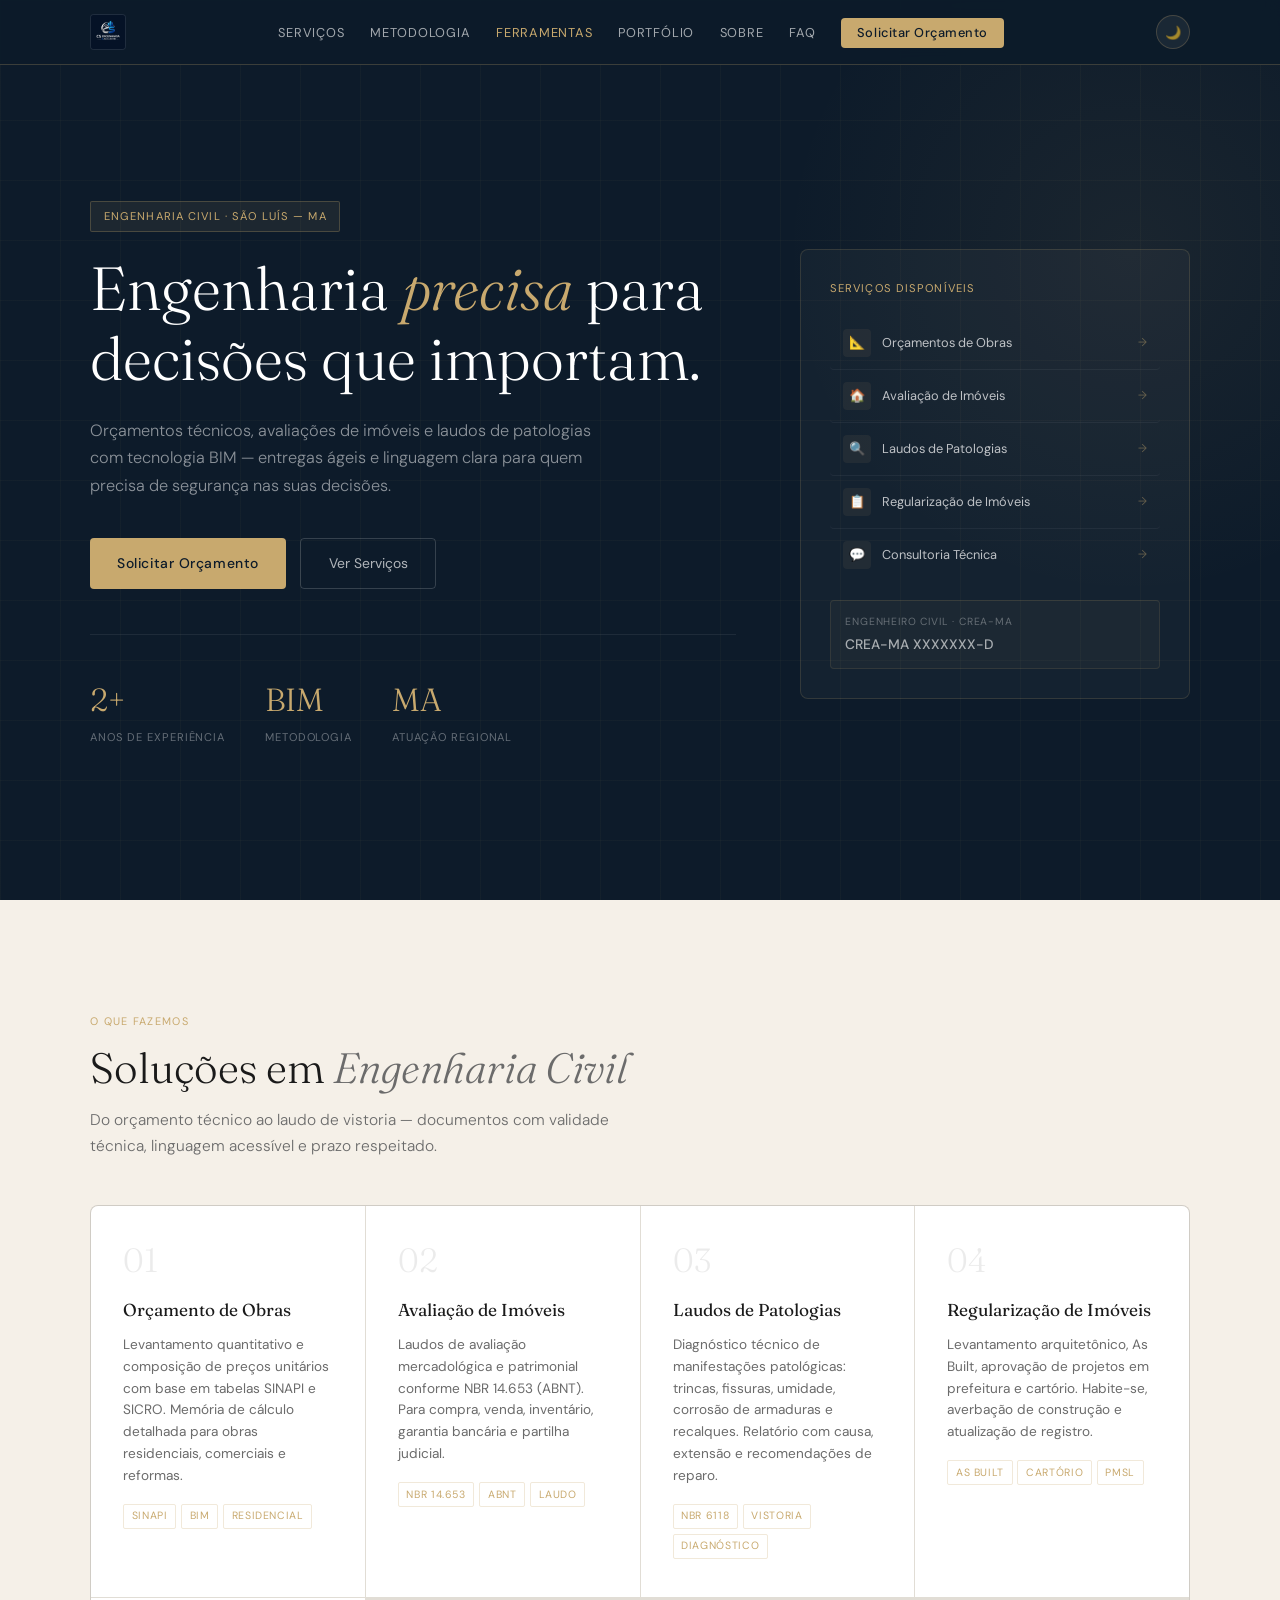
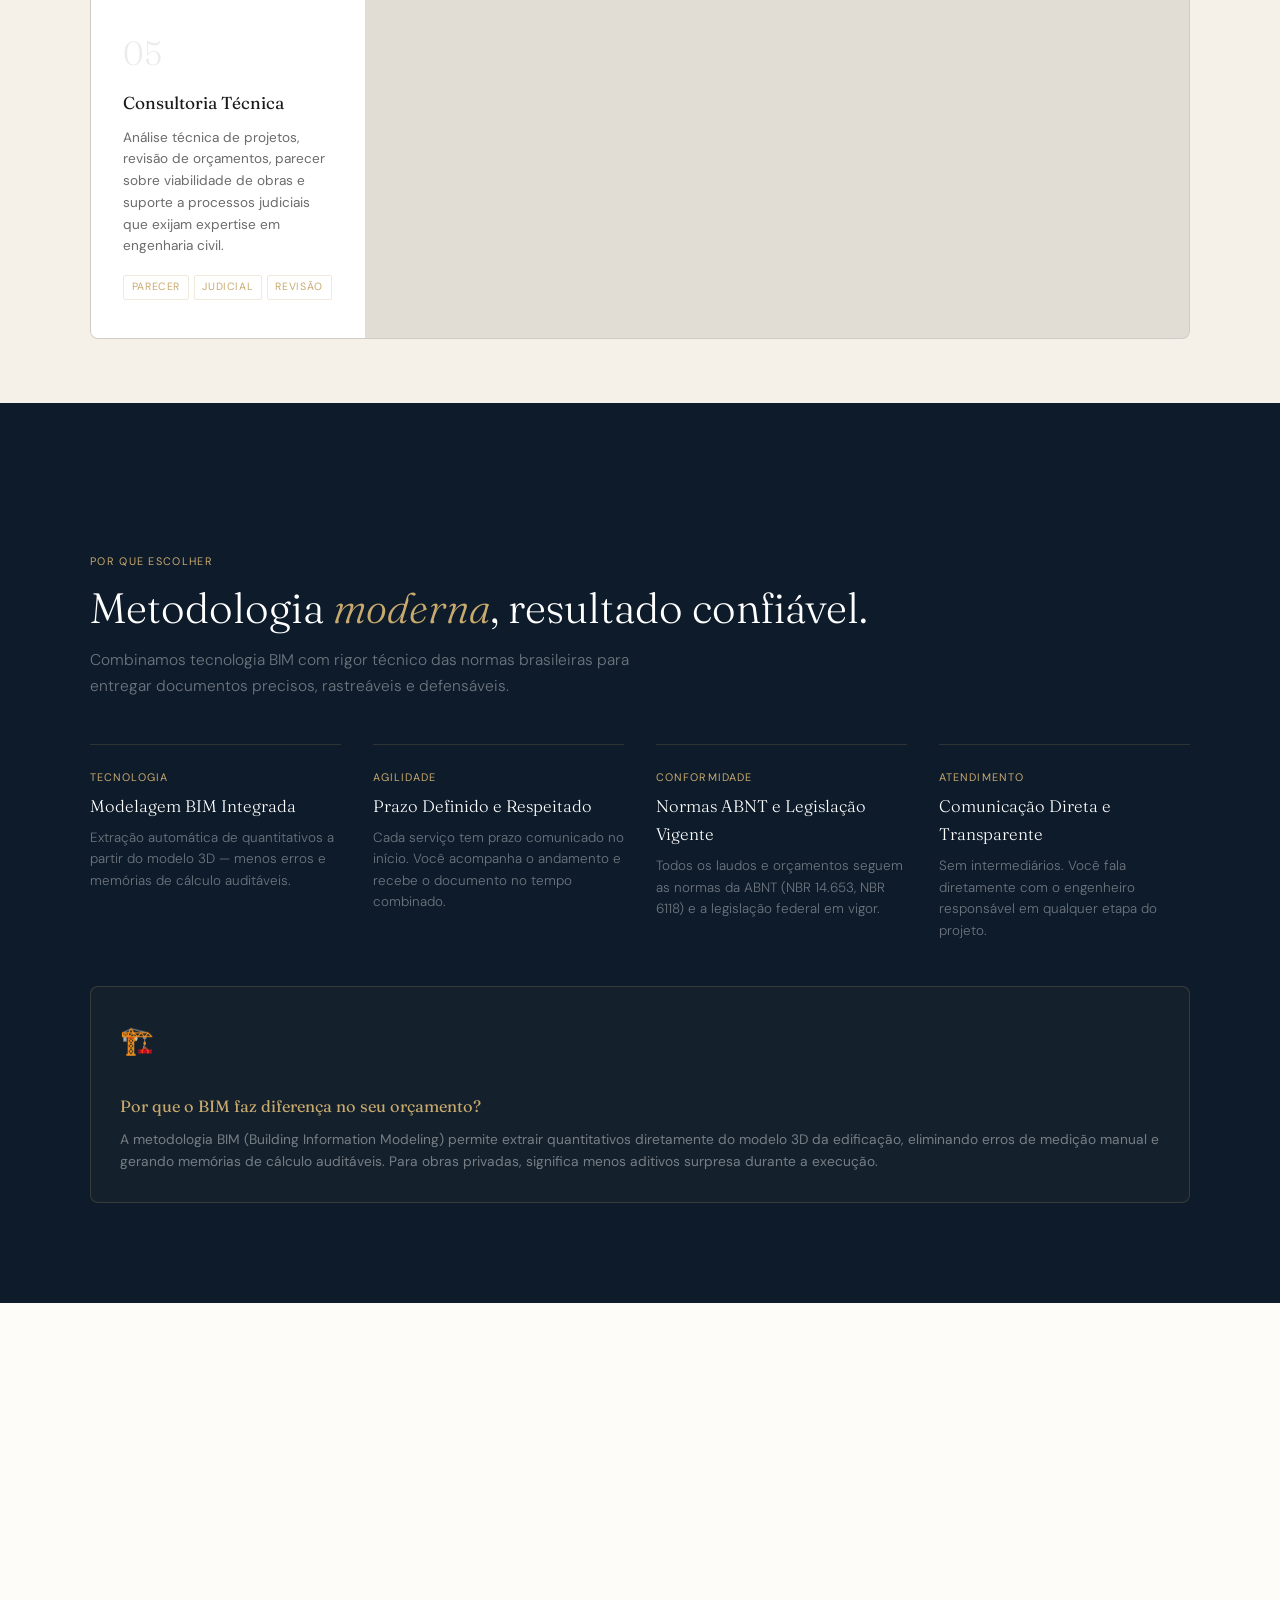
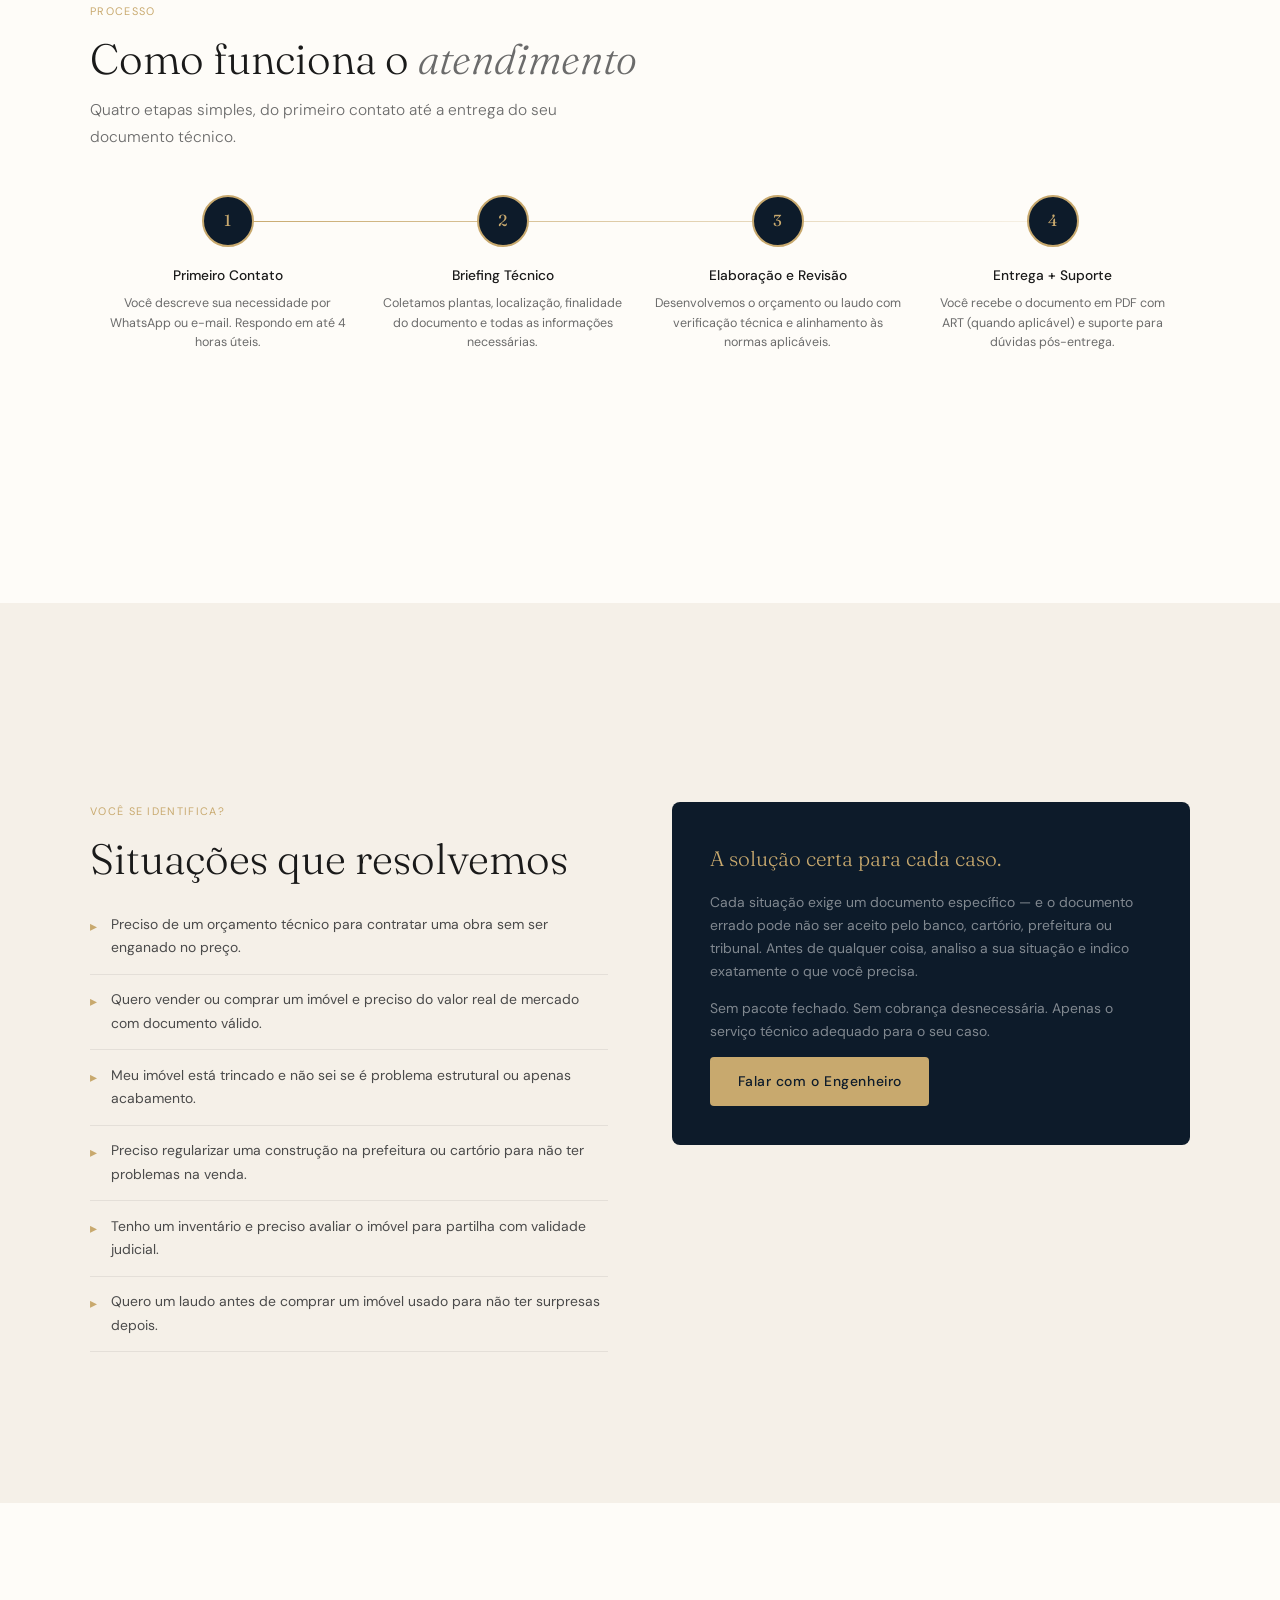
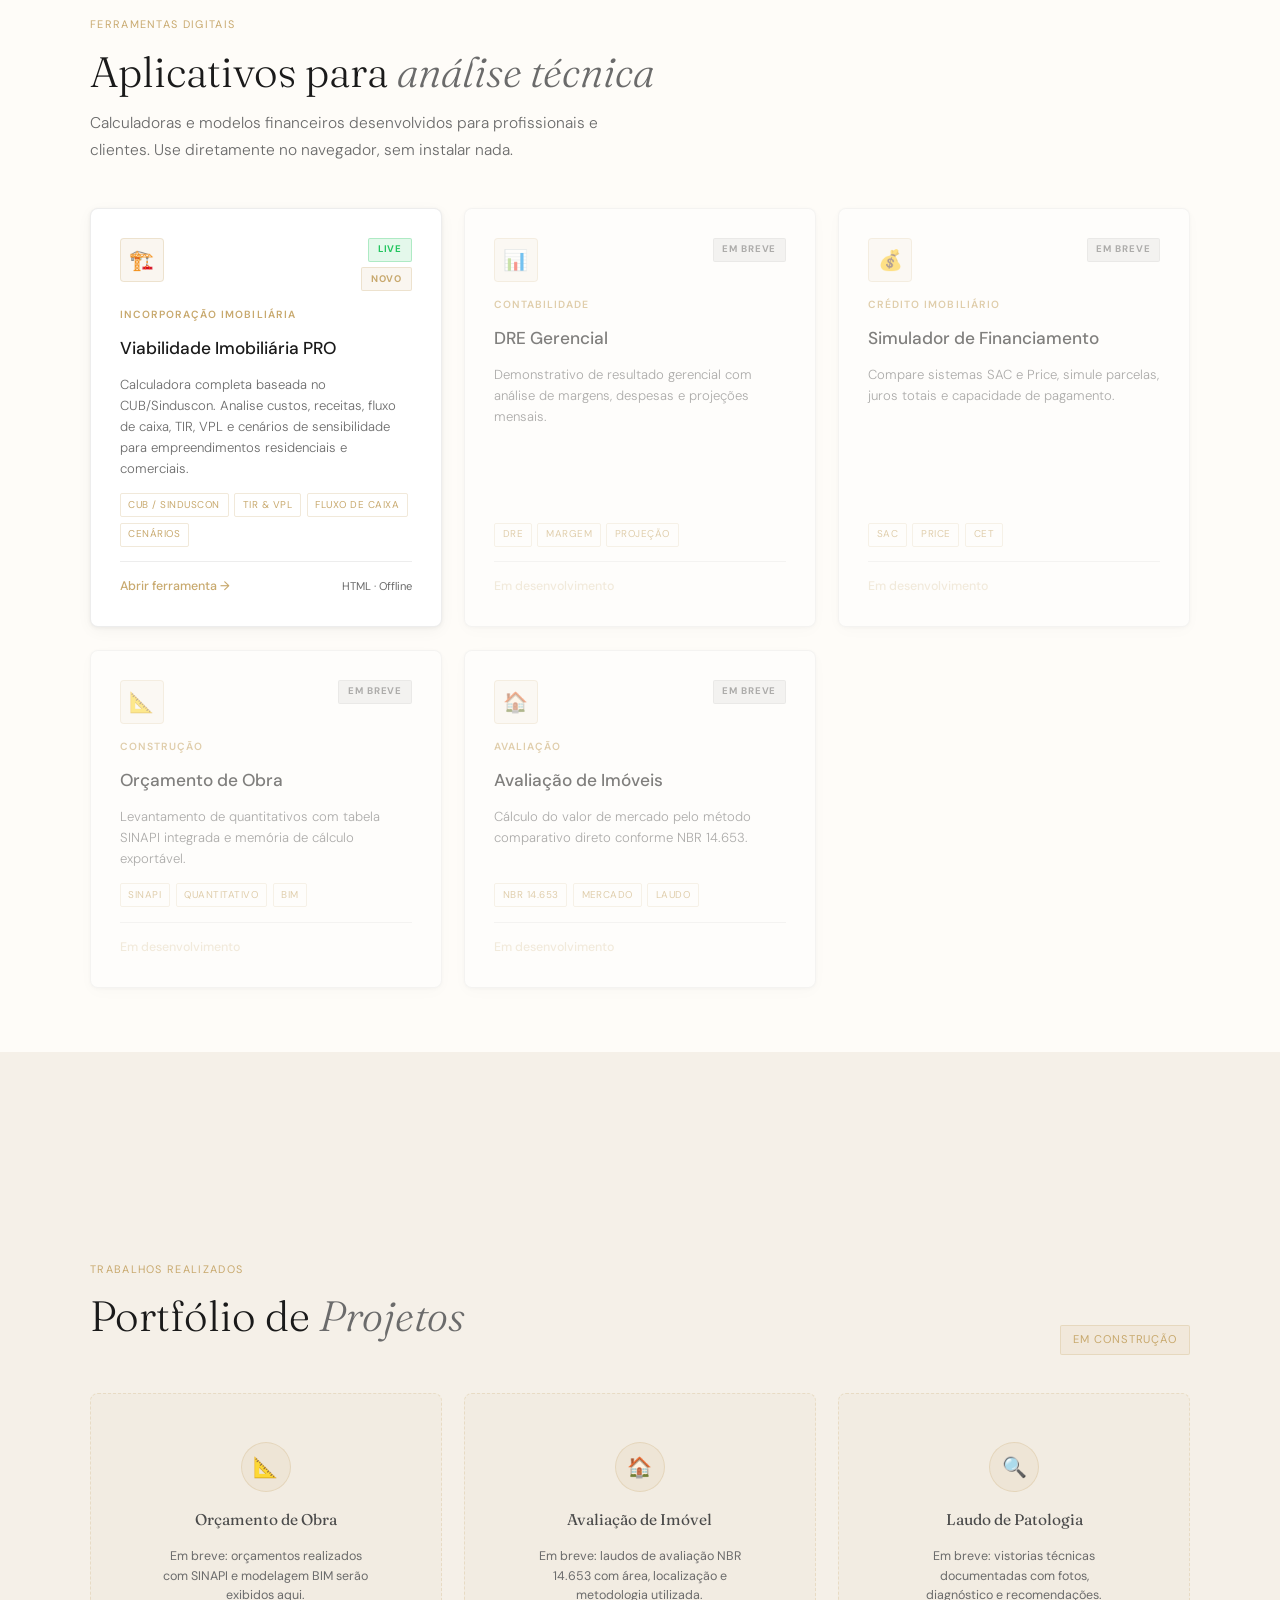
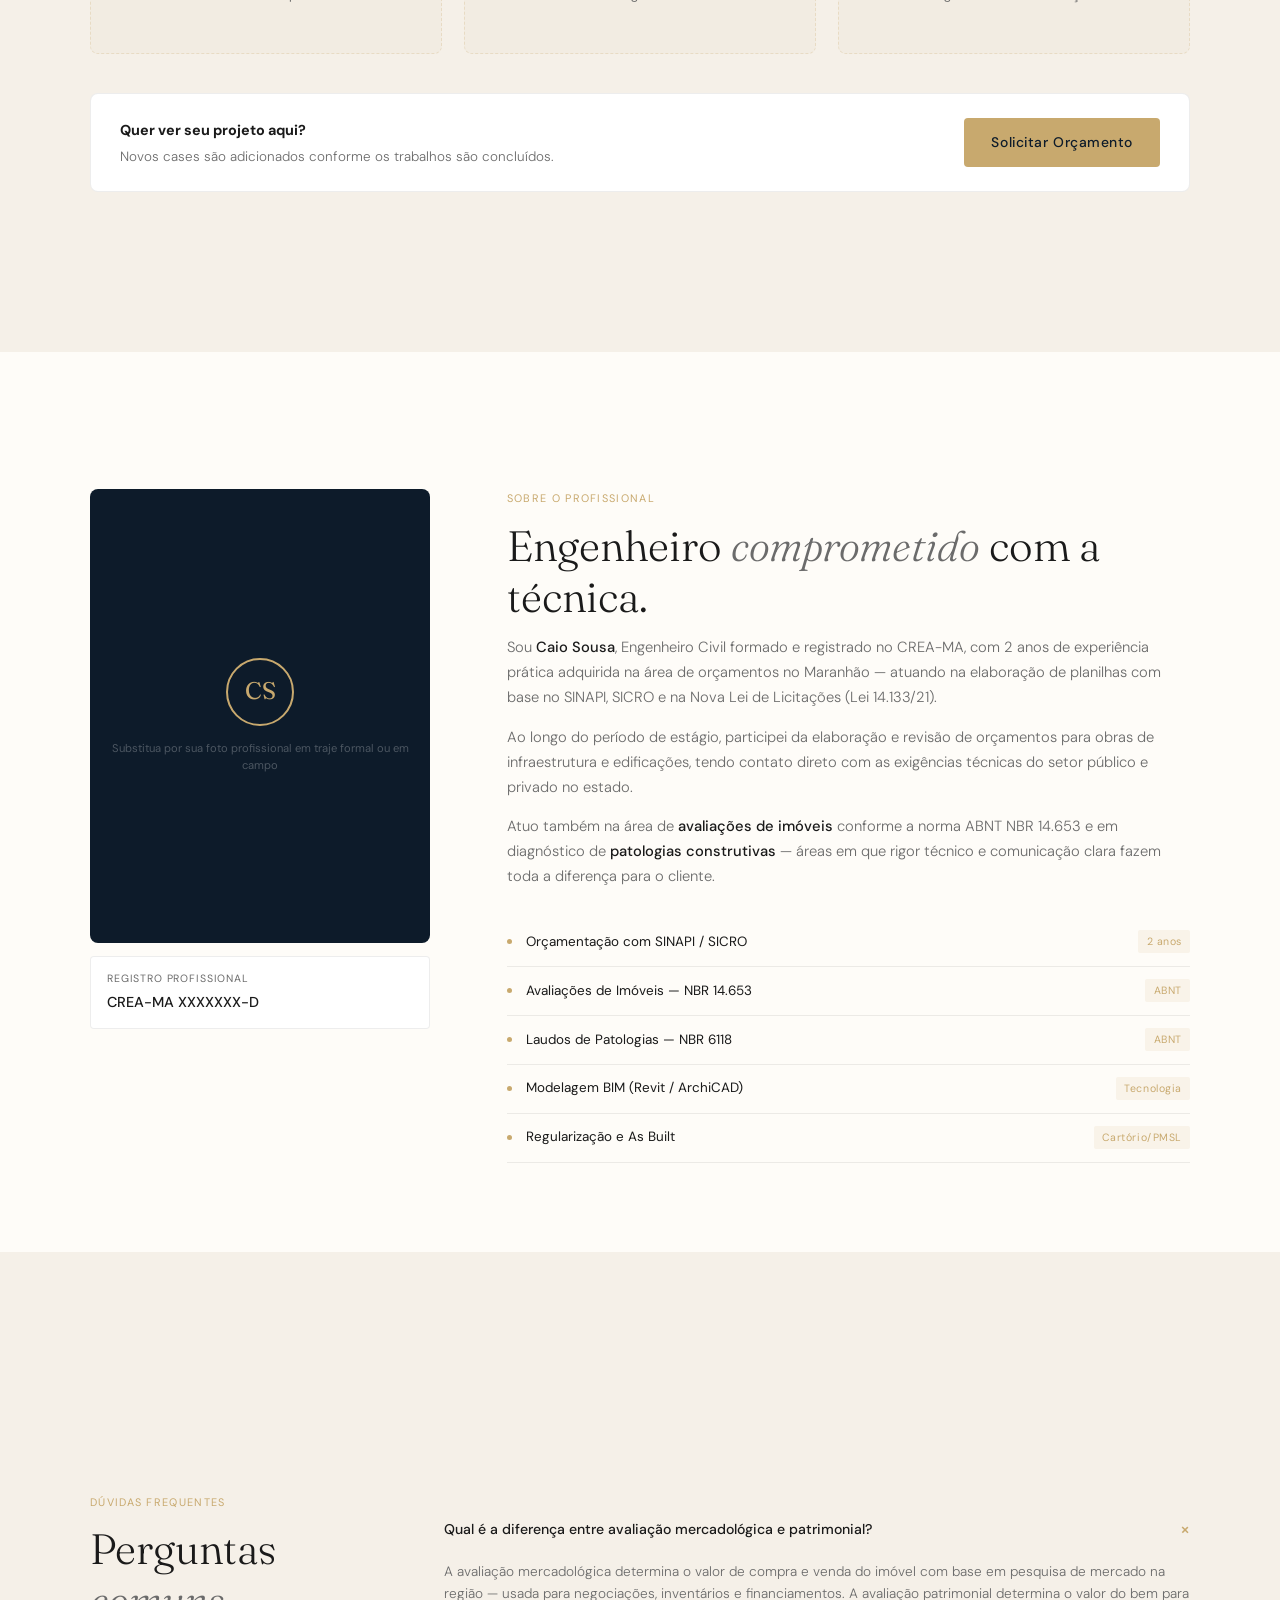
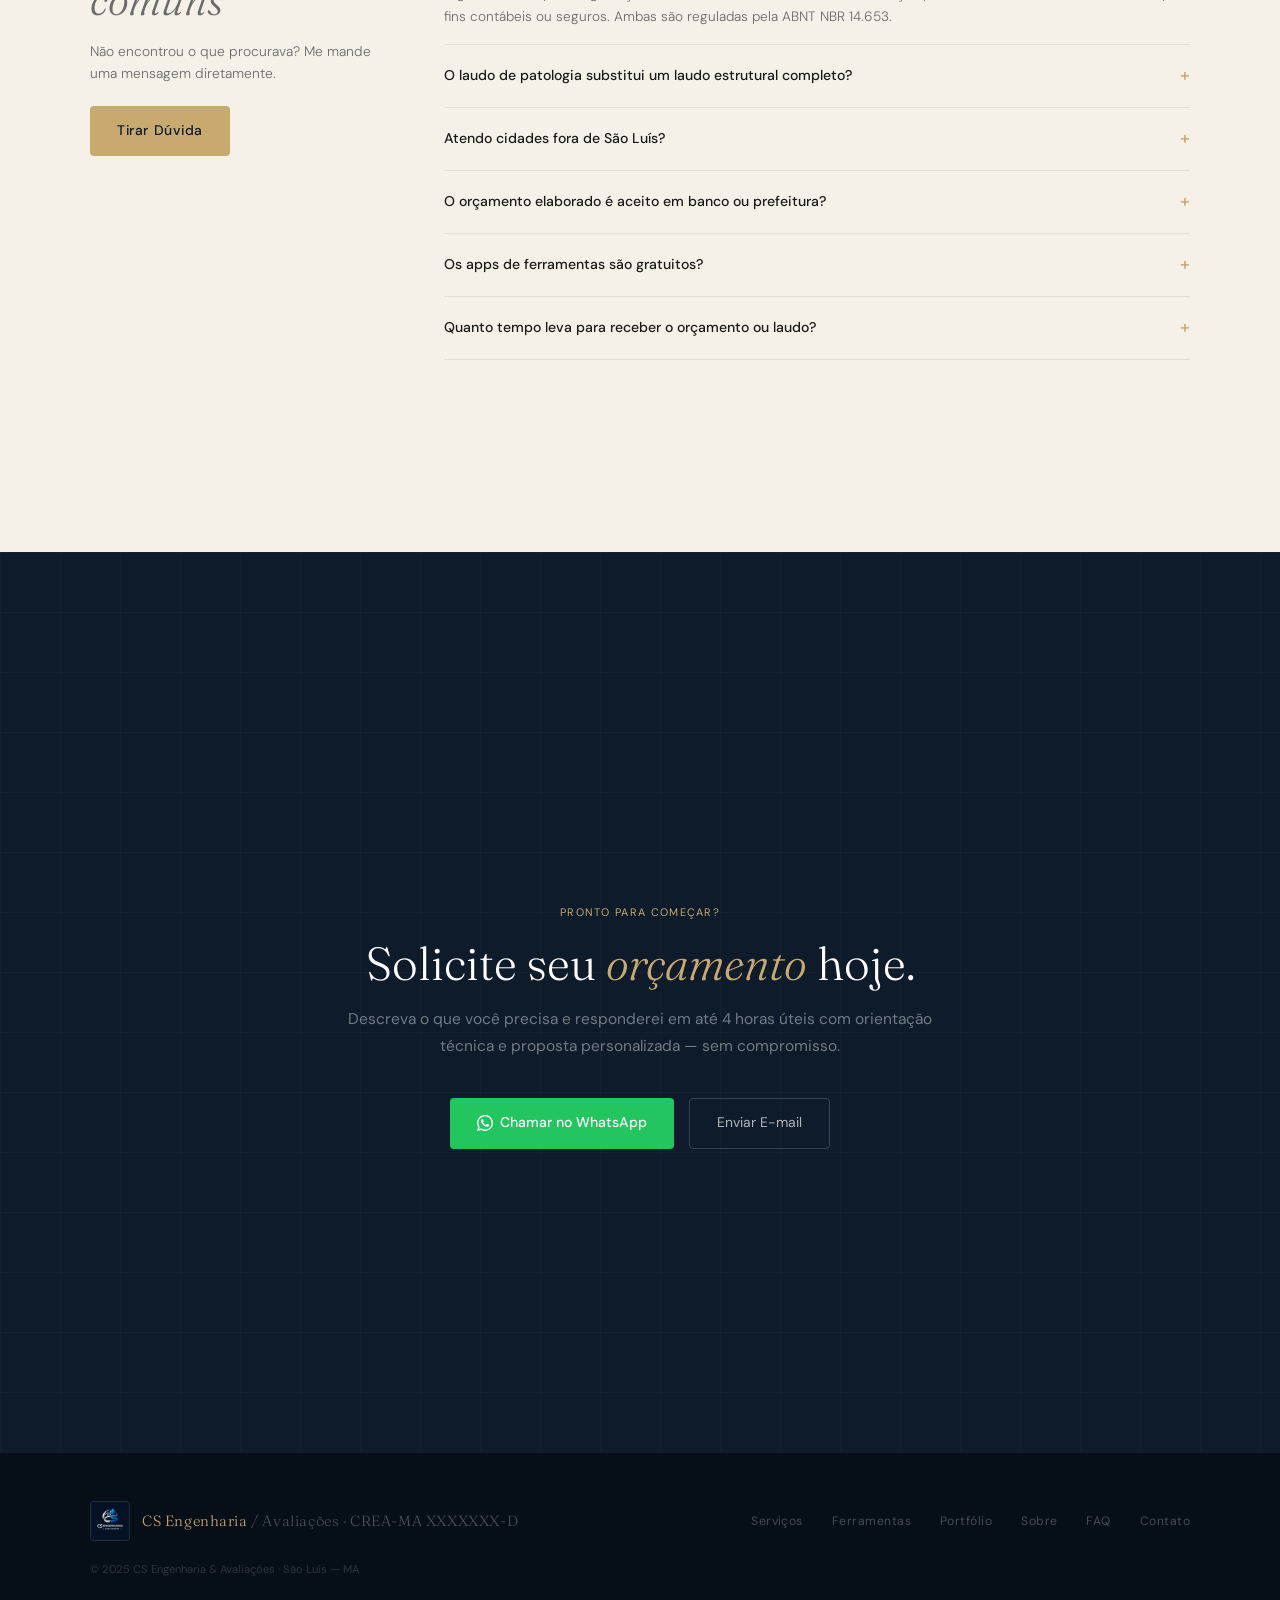
<file: index.html>
<!DOCTYPE html>
<html lang="pt-BR" data-theme="auto">
<head>
<meta charset="UTF-8">
<meta name="viewport" content="width=device-width, initial-scale=1.0">
<title>CS Engenharia & Avaliações | São Luís - MA</title>
<meta name="description" content="Engenharia civil especializada em orçamentos, avaliações de imóveis e laudos de patologias em São Luís - MA. Tecnologia BIM e atendimento ágil.">
<link rel="preconnect" href="https://fonts.googleapis.com">
<link href="https://fonts.googleapis.com/css2?family=Fraunces:ital,wght@0,300;0,400;0,600;1,300&family=DM+Sans:wght@300;400;500&display=swap" rel="stylesheet">
<link rel="stylesheet" href="css/main.css">
</head>
<body>

<!-- NAV -->
<nav id="nav">
  <div class="nav-inner">
    <a href="#hero">
      <div class="logo-box">
        <img src="assets/logo.png" alt="CS Engenharia & Avaliações">
      </div>
    </a>
    <ul class="nav-links" id="navLinks">
      <li><a href="#servicos">Serviços</a></li>
      <li><a href="#diferenciais">Metodologia</a></li>
      <li><a href="#ferramentas" class="nav-hl">Ferramentas</a></li>
      <li><a href="#portfolio">Portfólio</a></li>
      <li><a href="#sobre">Sobre</a></li>
      <li><a href="#faq">FAQ</a></li>
      <li><a href="#cta" class="nav-cta">Solicitar Orçamento</a></li>
    </ul>
    <button class="theme-btn" id="themeBtn" title="Alternar tema">🌙</button>
    <button class="ham" id="ham" aria-label="Menu">☰</button>
  </div>
</nav>

<!-- HERO -->
<section id="hero">
  <div class="hero-bg"><div class="grid-ov"></div></div>
  <div class="hero-in">
    <div>
      <div class="h-badge">Engenharia Civil · São Luís — MA</div>
      <h1>Engenharia <em>precisa</em> para decisões que importam.</h1>
      <p class="h-sub">Orçamentos técnicos, avaliações de imóveis e laudos de patologias com tecnologia BIM — entregas ágeis e linguagem clara para quem precisa de segurança nas suas decisões.</p>
      <div class="h-acts">
        <a href="#cta" class="btn-pri">Solicitar Orçamento</a>
        <a href="#servicos" class="btn-gh">Ver Serviços</a>
      </div>
      <div class="h-stats">
        <div><div class="s-num">2+</div><div class="s-lbl">Anos de experiência</div></div>
        <div><div class="s-num">BIM</div><div class="s-lbl">Metodologia</div></div>
        <div><div class="s-num">MA</div><div class="s-lbl">Atuação regional</div></div>
      </div>
    </div>
    <div class="h-card">
      <div class="h-card-t">Serviços Disponíveis</div>
      <a href="#cta" class="svc-pill"><div class="sp-ic">📐</div><span class="sp-nm">Orçamentos de Obras</span><span class="sp-ar">→</span></a>
      <a href="#cta" class="svc-pill"><div class="sp-ic">🏠</div><span class="sp-nm">Avaliação de Imóveis</span><span class="sp-ar">→</span></a>
      <a href="#cta" class="svc-pill"><div class="sp-ic">🔍</div><span class="sp-nm">Laudos de Patologias</span><span class="sp-ar">→</span></a>
      <a href="#cta" class="svc-pill"><div class="sp-ic">📋</div><span class="sp-nm">Regularização de Imóveis</span><span class="sp-ar">→</span></a>
      <a href="#cta" class="svc-pill"><div class="sp-ic">💬</div><span class="sp-nm">Consultoria Técnica</span><span class="sp-ar">→</span></a>
      <div class="crea-b"><div class="crea-l">Engenheiro Civil · CREA-MA</div><div class="crea-n">CREA-MA XXXXXXX-D</div></div>
    </div>
  </div>
</section>

<!-- SERVIÇOS -->
<section id="servicos">
  <div class="wrap">
    <span class="stag">O que fazemos</span>
    <h2>Soluções em <em>Engenharia Civil</em></h2>
    <p class="s-intro">Do orçamento técnico ao laudo de vistoria — documentos com validade técnica, linguagem acessível e prazo respeitado.</p>
    <div class="svc-grid reveal">
      <div class="svc-card" onclick="location.href='#cta'" tabindex="0" role="button" aria-label="Solicitar orçamento de obras">
        <div class="sc-n">01</div>
        <div class="sc-t">Orçamento de Obras</div>
        <p class="sc-d">Levantamento quantitativo e composição de preços unitários com base em tabelas SINAPI e SICRO. Memória de cálculo detalhada para obras residenciais, comerciais e reformas.</p>
        <div class="sc-tags"><span>SINAPI</span><span>BIM</span><span>Residencial</span></div>
      </div>
      <div class="svc-card" onclick="location.href='#cta'" tabindex="0" role="button" aria-label="Solicitar avaliação de imóveis">
        <div class="sc-n">02</div>
        <div class="sc-t">Avaliação de Imóveis</div>
        <p class="sc-d">Laudos de avaliação mercadológica e patrimonial conforme NBR 14.653 (ABNT). Para compra, venda, inventário, garantia bancária e partilha judicial.</p>
        <div class="sc-tags"><span>NBR 14.653</span><span>ABNT</span><span>Laudo</span></div>
      </div>
      <div class="svc-card" onclick="location.href='#cta'" tabindex="0" role="button" aria-label="Solicitar laudo de patologias">
        <div class="sc-n">03</div>
        <div class="sc-t">Laudos de Patologias</div>
        <p class="sc-d">Diagnóstico técnico de manifestações patológicas: trincas, fissuras, umidade, corrosão de armaduras e recalques. Relatório com causa, extensão e recomendações de reparo.</p>
        <div class="sc-tags"><span>NBR 6118</span><span>Vistoria</span><span>Diagnóstico</span></div>
      </div>
      <div class="svc-card" onclick="location.href='#cta'" tabindex="0" role="button" aria-label="Solicitar regularização">
        <div class="sc-n">04</div>
        <div class="sc-t">Regularização de Imóveis</div>
        <p class="sc-d">Levantamento arquitetônico, As Built, aprovação de projetos em prefeitura e cartório. Habite-se, averbação de construção e atualização de registro.</p>
        <div class="sc-tags"><span>As Built</span><span>Cartório</span><span>PMSL</span></div>
      </div>
      <div class="svc-card" onclick="location.href='#cta'" tabindex="0" role="button" aria-label="Solicitar consultoria técnica">
        <div class="sc-n">05</div>
        <div class="sc-t">Consultoria Técnica</div>
        <p class="sc-d">Análise técnica de projetos, revisão de orçamentos, parecer sobre viabilidade de obras e suporte a processos judiciais que exijam expertise em engenharia civil.</p>
        <div class="sc-tags"><span>Parecer</span><span>Judicial</span><span>Revisão</span></div>
      </div>
    </div>
  </div>
</section>

<!-- DIFERENCIAIS / METODOLOGIA -->
<section id="diferenciais">
  <div class="wrap">
    <span class="stag">Por que escolher</span>
    <h2>Metodologia <em>moderna</em>, resultado confiável.</h2>
    <p class="s-intro">Combinamos tecnologia BIM com rigor técnico das normas brasileiras para entregar documentos precisos, rastreáveis e defensáveis.</p>
    <div class="diff-grid reveal">
      <div class="diff-it"><div class="d-lbl">Tecnologia</div><div class="d-ttl">Modelagem BIM Integrada</div><p class="d-dsc">Extração automática de quantitativos a partir do modelo 3D — menos erros e memórias de cálculo auditáveis.</p></div>
      <div class="diff-it"><div class="d-lbl">Agilidade</div><div class="d-ttl">Prazo Definido e Respeitado</div><p class="d-dsc">Cada serviço tem prazo comunicado no início. Você acompanha o andamento e recebe o documento no tempo combinado.</p></div>
      <div class="diff-it"><div class="d-lbl">Conformidade</div><div class="d-ttl">Normas ABNT e Legislação Vigente</div><p class="d-dsc">Todos os laudos e orçamentos seguem as normas da ABNT (NBR 14.653, NBR 6118) e a legislação federal em vigor.</p></div>
      <div class="diff-it"><div class="d-lbl">Atendimento</div><div class="d-ttl">Comunicação Direta e Transparente</div><p class="d-dsc">Sem intermediários. Você fala diretamente com o engenheiro responsável em qualquer etapa do projeto.</p></div>
    </div>
    <div class="bim-hl reveal">
      <div class="bim-ic">🏗️</div>
      <div class="bim-tx">
        <h3>Por que o BIM faz diferença no seu orçamento?</h3>
        <p>A metodologia BIM (Building Information Modeling) permite extrair quantitativos diretamente do modelo 3D da edificação, eliminando erros de medição manual e gerando memórias de cálculo auditáveis. Para obras privadas, significa menos aditivos surpresa durante a execução.</p>
      </div>
    </div>
  </div>
</section>

<!-- PROCESSO -->
<section id="processo">
  <div class="wrap">
    <span class="stag">Processo</span>
    <h2>Como funciona o <em>atendimento</em></h2>
    <p class="s-intro">Quatro etapas simples, do primeiro contato até a entrega do seu documento técnico.</p>
    <div class="proc-steps reveal">
      <div class="step"><div class="st-num">1</div><div class="st-t">Primeiro Contato</div><p class="st-d">Você descreve sua necessidade por WhatsApp ou e-mail. Respondo em até 4 horas úteis.</p></div>
      <div class="step"><div class="st-num">2</div><div class="st-t">Briefing Técnico</div><p class="st-d">Coletamos plantas, localização, finalidade do documento e todas as informações necessárias.</p></div>
      <div class="step"><div class="st-num">3</div><div class="st-t">Elaboração e Revisão</div><p class="st-d">Desenvolvemos o orçamento ou laudo com verificação técnica e alinhamento às normas aplicáveis.</p></div>
      <div class="step"><div class="st-num">4</div><div class="st-t">Entrega + Suporte</div><p class="st-d">Você recebe o documento em PDF com ART (quando aplicável) e suporte para dúvidas pós-entrega.</p></div>
    </div>
  </div>
</section>

<!-- PÚBLICO -->
<section id="publico">
  <div class="wrap">
    <div class="pub-grid">
      <div class="reveal">
        <span class="stag">Você se identifica?</span>
        <h2>Situações que resolvemos</h2>
        <ul class="dor-list">
          <li><span class="dor-ic">▸</span><span>Preciso de um orçamento técnico para contratar uma obra sem ser enganado no preço.</span></li>
          <li><span class="dor-ic">▸</span><span>Quero vender ou comprar um imóvel e preciso do valor real de mercado com documento válido.</span></li>
          <li><span class="dor-ic">▸</span><span>Meu imóvel está trincado e não sei se é problema estrutural ou apenas acabamento.</span></li>
          <li><span class="dor-ic">▸</span><span>Preciso regularizar uma construção na prefeitura ou cartório para não ter problemas na venda.</span></li>
          <li><span class="dor-ic">▸</span><span>Tenho um inventário e preciso avaliar o imóvel para partilha com validade judicial.</span></li>
          <li><span class="dor-ic">▸</span><span>Quero um laudo antes de comprar um imóvel usado para não ter surpresas depois.</span></li>
        </ul>
      </div>
      <div class="sol-box reveal">
        <h3>A solução certa para cada caso.</h3>
        <p>Cada situação exige um documento específico — e o documento errado pode não ser aceito pelo banco, cartório, prefeitura ou tribunal. Antes de qualquer coisa, analiso a sua situação e indico exatamente o que você precisa.</p>
        <p>Sem pacote fechado. Sem cobrança desnecessária. Apenas o serviço técnico adequado para o seu caso.</p>
        <a href="#cta" class="btn-pri">Falar com o Engenheiro</a>
      </div>
    </div>
  </div>
</section>

<!-- FERRAMENTAS -->
<section id="ferramentas">
  <div class="wrap">
    <span class="stag">Ferramentas digitais</span>
    <h2>Aplicativos para <em>análise técnica</em></h2>
    <p class="s-intro">Calculadoras e modelos financeiros desenvolvidos para profissionais e clientes. Use diretamente no navegador, sem instalar nada.</p>
    <div class="tools-grid reveal">

      <a class="tool-card tool-live" href="apps/viabilidade-imobiliaria.html">
        <div class="tc-head">
          <div class="tc-icon">🏗️</div>
          <div class="tc-badges">
            <span class="tc-badge live">Live</span>
            <span class="tc-badge new">Novo</span>
          </div>
        </div>
        <div class="tc-cat">Incorporação Imobiliária</div>
        <div class="tc-name">Viabilidade Imobiliária PRO</div>
        <p class="tc-desc">Calculadora completa baseada no CUB/Sinduscon. Analise custos, receitas, fluxo de caixa, TIR, VPL e cenários de sensibilidade para empreendimentos residenciais e comerciais.</p>
        <div class="tc-tags"><span>CUB / Sinduscon</span><span>TIR &amp; VPL</span><span>Fluxo de Caixa</span><span>Cenários</span></div>
        <div class="tc-footer">
          <span class="tc-cta">Abrir ferramenta →</span>
          <span class="tc-meta">HTML · Offline</span>
        </div>
      </a>

      <div class="tool-card tool-soon">
        <div class="tc-head"><div class="tc-icon">📊</div><div class="tc-badges"><span class="tc-badge soon">Em breve</span></div></div>
        <div class="tc-cat">Contabilidade</div>
        <div class="tc-name">DRE Gerencial</div>
        <p class="tc-desc">Demonstrativo de resultado gerencial com análise de margens, despesas e projeções mensais.</p>
        <div class="tc-tags"><span>DRE</span><span>Margem</span><span>Projeção</span></div>
        <div class="tc-footer"><span class="tc-cta" style="opacity:.4">Em desenvolvimento</span></div>
      </div>

      <div class="tool-card tool-soon">
        <div class="tc-head"><div class="tc-icon">💰</div><div class="tc-badges"><span class="tc-badge soon">Em breve</span></div></div>
        <div class="tc-cat">Crédito Imobiliário</div>
        <div class="tc-name">Simulador de Financiamento</div>
        <p class="tc-desc">Compare sistemas SAC e Price, simule parcelas, juros totais e capacidade de pagamento.</p>
        <div class="tc-tags"><span>SAC</span><span>Price</span><span>CET</span></div>
        <div class="tc-footer"><span class="tc-cta" style="opacity:.4">Em desenvolvimento</span></div>
      </div>

      <div class="tool-card tool-soon">
        <div class="tc-head"><div class="tc-icon">📐</div><div class="tc-badges"><span class="tc-badge soon">Em breve</span></div></div>
        <div class="tc-cat">Construção</div>
        <div class="tc-name">Orçamento de Obra</div>
        <p class="tc-desc">Levantamento de quantitativos com tabela SINAPI integrada e memória de cálculo exportável.</p>
        <div class="tc-tags"><span>SINAPI</span><span>Quantitativo</span><span>BIM</span></div>
        <div class="tc-footer"><span class="tc-cta" style="opacity:.4">Em desenvolvimento</span></div>
      </div>

      <div class="tool-card tool-soon">
        <div class="tc-head"><div class="tc-icon">🏠</div><div class="tc-badges"><span class="tc-badge soon">Em breve</span></div></div>
        <div class="tc-cat">Avaliação</div>
        <div class="tc-name">Avaliação de Imóveis</div>
        <p class="tc-desc">Cálculo do valor de mercado pelo método comparativo direto conforme NBR 14.653.</p>
        <div class="tc-tags"><span>NBR 14.653</span><span>Mercado</span><span>Laudo</span></div>
        <div class="tc-footer"><span class="tc-cta" style="opacity:.4">Em desenvolvimento</span></div>
      </div>

    </div>
  </div>
</section>

<!-- PORTFÓLIO -->
<section id="portfolio">
  <div class="wrap">
    <div class="pf-hdr">
      <div><span class="stag">Trabalhos realizados</span><h2>Portfólio de <em>Projetos</em></h2></div>
      <div class="pf-badge">Em construção</div>
    </div>
    <div class="pf-grid reveal">
      <div class="pf-empty"><div class="pf-ic">📐</div><div class="pf-et">Orçamento de Obra</div><p class="pf-ed">Em breve: orçamentos realizados com SINAPI e modelagem BIM serão exibidos aqui.</p></div>
      <div class="pf-empty"><div class="pf-ic">🏠</div><div class="pf-et">Avaliação de Imóvel</div><p class="pf-ed">Em breve: laudos de avaliação NBR 14.653 com área, localização e metodologia utilizada.</p></div>
      <div class="pf-empty"><div class="pf-ic">🔍</div><div class="pf-et">Laudo de Patologia</div><p class="pf-ed">Em breve: vistorias técnicas documentadas com fotos, diagnóstico e recomendações.</p></div>
    </div>
    <div class="pf-cta reveal">
      <div class="pf-cta-txt">
        <strong>Quer ver seu projeto aqui?</strong>
        <p>Novos cases são adicionados conforme os trabalhos são concluídos.</p>
      </div>
      <a href="#cta" class="btn-pri">Solicitar Orçamento</a>
    </div>
  </div>
</section>

<!-- SOBRE -->
<section id="sobre">
  <div class="wrap">
    <div class="sob-grid">
      <div class="sob-foto reveal">
        <div class="foto-ph">
          <div class="f-ini">CS</div>
          <div class="f-ins">Substitua por sua foto profissional em traje formal ou em campo</div>
        </div>
        <div class="crea-c"><div class="crea-cl">Registro Profissional</div><div class="crea-cn">CREA-MA XXXXXXX-D</div></div>
      </div>
      <div class="sob-c reveal">
        <span class="stag">Sobre o profissional</span>
        <h2>Engenheiro <em>comprometido</em> com a técnica.</h2>
        <p>Sou <strong>Caio Sousa</strong>, Engenheiro Civil formado e registrado no CREA-MA, com 2 anos de experiência prática adquirida na área de orçamentos no Maranhão — atuando na elaboração de planilhas com base no SINAPI, SICRO e na Nova Lei de Licitações (Lei 14.133/21).</p>
        <p>Ao longo do período de estágio, participei da elaboração e revisão de orçamentos para obras de infraestrutura e edificações, tendo contato direto com as exigências técnicas do setor público e privado no estado.</p>
        <p>Atuo também na área de <strong>avaliações de imóveis</strong> conforme a norma ABNT NBR 14.653 e em diagnóstico de <strong>patologias construtivas</strong> — áreas em que rigor técnico e comunicação clara fazem toda a diferença para o cliente.</p>
        <div class="comp-list">
          <div class="comp-it"><div class="c-dot"></div><span class="c-nm">Orçamentação com SINAPI / SICRO</span><span class="c-tag">2 anos</span></div>
          <div class="comp-it"><div class="c-dot"></div><span class="c-nm">Avaliações de Imóveis — NBR 14.653</span><span class="c-tag">ABNT</span></div>
          <div class="comp-it"><div class="c-dot"></div><span class="c-nm">Laudos de Patologias — NBR 6118</span><span class="c-tag">ABNT</span></div>
          <div class="comp-it"><div class="c-dot"></div><span class="c-nm">Modelagem BIM (Revit / ArchiCAD)</span><span class="c-tag">Tecnologia</span></div>
          <div class="comp-it"><div class="c-dot"></div><span class="c-nm">Regularização e As Built</span><span class="c-tag">Cartório/PMSL</span></div>
        </div>
      </div>
    </div>
  </div>
</section>

<!-- FAQ -->
<section id="faq">
  <div class="wrap">
    <div class="faq-grid">
      <div class="faq-st reveal">
        <span class="stag">Dúvidas Frequentes</span>
        <h2>Perguntas <em>comuns</em></h2>
        <p style="color:var(--txt-mut);font-size:.86rem;margin-top:.9rem;font-weight:300;line-height:1.6">Não encontrou o que procurava? Me mande uma mensagem diretamente.</p>
        <a href="#cta" class="btn-pri" style="margin-top:1.4rem;display:inline-flex">Tirar Dúvida</a>
      </div>
      <div class="faq-list reveal">
        <details open>
          <summary>Qual é a diferença entre avaliação mercadológica e patrimonial?</summary>
          <div>A avaliação mercadológica determina o valor de compra e venda do imóvel com base em pesquisa de mercado na região — usada para negociações, inventários e financiamentos. A avaliação patrimonial determina o valor do bem para fins contábeis ou seguros. Ambas são reguladas pela ABNT NBR 14.653.</div>
        </details>
        <details>
          <summary>O laudo de patologia substitui um laudo estrutural completo?</summary>
          <div>Não necessariamente. O laudo de patologia diagnostica manifestações visíveis e identifica prováveis causas. Quando há suspeita de comprometimento estrutural severo, pode ser necessária uma inspeção mais aprofundada. Na vistoria inicial, indico qual modalidade de laudo você realmente precisa.</div>
        </details>
        <details>
          <summary>Atendo cidades fora de São Luís?</summary>
          <div>Sim. Serviços realizáveis remotamente — orçamentos, avaliações com pesquisa de mercado digital e consultoria técnica — atendo em todo o Maranhão. Vistorias presenciais são realizadas em São Luís e municípios próximos, com avaliação de deslocamento caso a caso.</div>
        </details>
        <details>
          <summary>O orçamento elaborado é aceito em banco ou prefeitura?</summary>
          <div>Sim, desde que acompanhado de ART (Anotação de Responsabilidade Técnica) emitida pelo CREA-MA, que formaliza minha responsabilidade técnica sobre o documento. A ART garante a validade perante qualquer instituição pública ou privada.</div>
        </details>
        <details>
          <summary>Os apps de ferramentas são gratuitos?</summary>
          <div>Sim. Os aplicativos disponíveis na seção Ferramentas são de uso gratuito para qualquer pessoa. São uma demonstração das metodologias que aplicamos nos estudos profissionais — use diretamente no navegador, sem cadastro.</div>
        </details>
        <details>
          <summary>Quanto tempo leva para receber o orçamento ou laudo?</summary>
          <div>Depende da complexidade. Orçamentos simples: 3 a 5 dias úteis. Avaliações de imóveis: 3 a 7 dias úteis após vistoria. Laudos de patologia: 5 a 8 dias úteis após vistoria. Todos os prazos são informados antes da contratação e respeitados.</div>
        </details>
      </div>
    </div>
  </div>
</section>

<!-- CTA FINAL -->
<section id="cta">
  <div class="cta-in">
    <span class="stag" style="display:block;text-align:center;margin-bottom:.9rem">Pronto para começar?</span>
    <h2>Solicite seu <em>orçamento</em> hoje.</h2>
    <p>Descreva o que você precisa e responderei em até 4 horas úteis com orientação técnica e proposta personalizada — sem compromisso.</p>
    <div class="cta-acts">
      <a href="https://wa.me/5598XXXXXXXXX?text=Ol%C3%A1+Caio%2C+gostaria+de+solicitar+um+or%C3%A7amento" class="btn-wpp" target="_blank" rel="noopener">
        <svg width="16" height="16" viewBox="0 0 24 24" fill="currentColor" style="flex-shrink:0"><path d="M17.472 14.382c-.297-.149-1.758-.867-2.03-.967-.273-.099-.471-.148-.67.15-.197.297-.767.966-.94 1.164-.173.199-.347.223-.644.075-.297-.15-1.255-.463-2.39-1.475-.883-.788-1.48-1.761-1.653-2.059-.173-.297-.018-.458.13-.606.134-.133.298-.347.446-.52.149-.174.198-.298.298-.497.099-.198.05-.371-.025-.52-.075-.149-.669-1.612-.916-2.207-.242-.579-.487-.5-.669-.51-.173-.008-.371-.01-.57-.01-.198 0-.52.074-.792.372-.272.297-1.04 1.016-1.04 2.479 0 1.462 1.065 2.875 1.213 3.074.149.198 2.096 3.2 5.077 4.487.709.306 1.262.489 1.694.625.712.227 1.36.195 1.871.118.571-.085 1.758-.719 2.006-1.413.248-.694.248-1.289.173-1.413-.074-.124-.272-.198-.57-.347m-5.421 7.403h-.004a9.87 9.87 0 01-5.031-1.378l-.361-.214-3.741.982.998-3.648-.235-.374a9.86 9.86 0 01-1.51-5.26c.001-5.45 4.436-9.884 9.888-9.884 2.64 0 5.122 1.03 6.988 2.898a9.825 9.825 0 012.893 6.994c-.003 5.45-4.437 9.884-9.885 9.884m8.413-18.297A11.815 11.815 0 0012.05 0C5.495 0 .16 5.335.157 11.892c0 2.096.547 4.142 1.588 5.945L.057 24l6.305-1.654a11.882 11.882 0 005.683 1.448h.005c6.554 0 11.89-5.335 11.893-11.893a11.821 11.821 0 00-3.48-8.413z"/></svg>
        Chamar no WhatsApp
      </a>
      <a href="mailto:caio@csengenharia.com.br" class="btn-gh">Enviar E-mail</a>
    </div>
  </div>
</section>

<!-- FOOTER -->
<footer>
  <div class="ft-in">
    <div class="ft-brand">
      <div class="footer-logo-box">
        <img src="assets/logo.png" alt="CS Engenharia & Avaliações">
      </div>
      <div class="ft-name">CS Engenharia <span>/ Avaliações · CREA-MA XXXXXXX-D</span></div>
    </div>
    <div class="ft-lnk">
      <a href="#servicos">Serviços</a>
      <a href="#ferramentas">Ferramentas</a>
      <a href="#portfolio">Portfólio</a>
      <a href="#sobre">Sobre</a>
      <a href="#faq">FAQ</a>
      <a href="#cta">Contato</a>
    </div>
    <div class="ft-cp">© 2025 CS Engenharia & Avaliações · São Luís — MA</div>
  </div>
</footer>

<script src="js/main.js" defer></script>
</body>
</html>
</file>
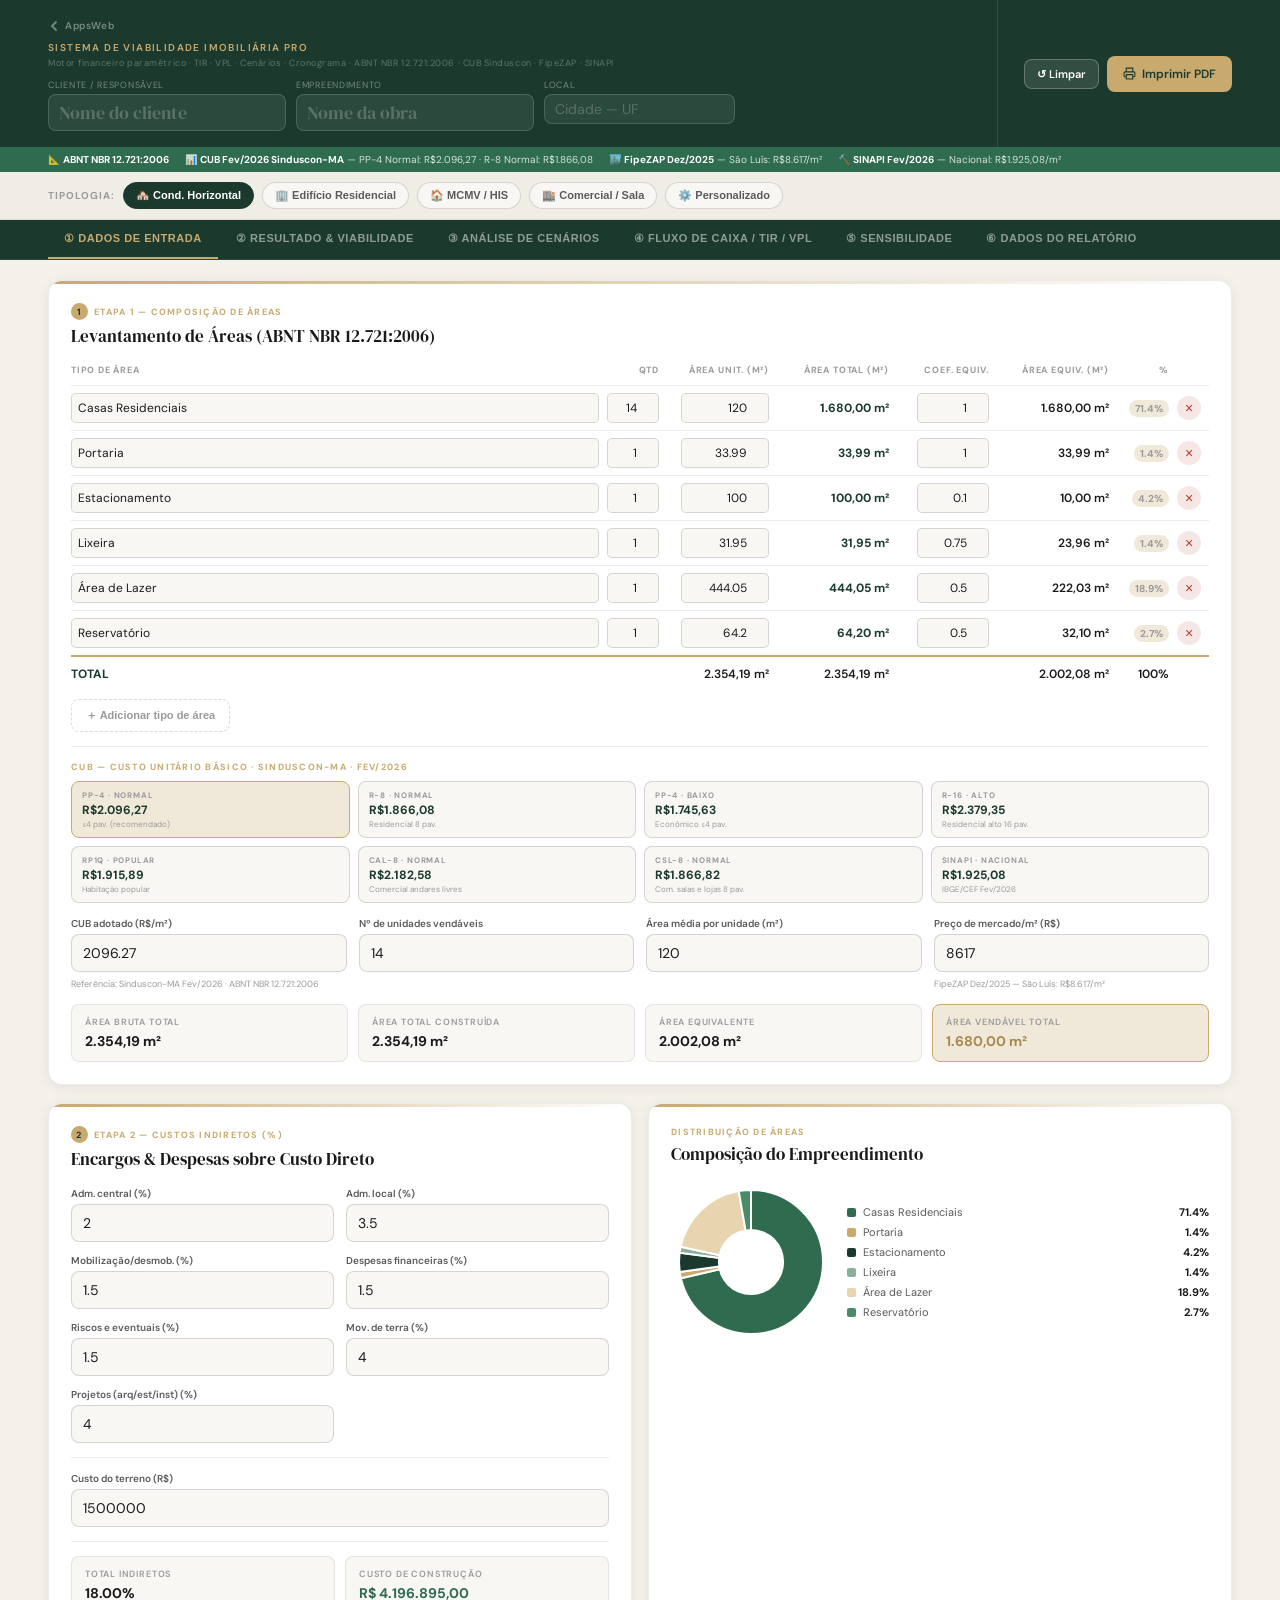
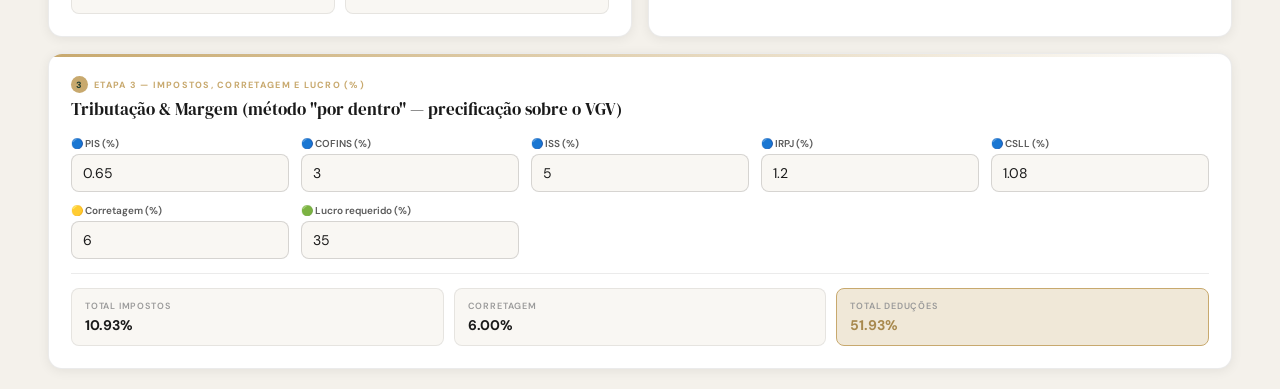
<file: apps/viabilidade-imobiliaria.html>
<!DOCTYPE html>
<html lang="pt-BR">
<head>
<meta charset="UTF-8">
<meta name="viewport" content="width=device-width, initial-scale=1.0">
<title>Viabilidade Imobiliária PRO — CUB/Sinduscon</title>
<link href="https://fonts.googleapis.com/css2?family=DM+Serif+Display&family=DM+Sans:wght@300;400;500;600;700&display=swap" rel="stylesheet">
<link rel="stylesheet" href="css/viabilidade.css">
</head>
<body>

<!-- ===== HEADER ===== -->
<div class="header no-print">
  <div class="header-left">
    <a class="back-btn" href="../index.html"><svg viewBox="0 0 12 12" stroke-width="1.8" stroke-linecap="round" stroke-linejoin="round"><path d="M8 2L4 6l4 4"/></svg>AppsWeb</a>
    <div class="header-eyebrow">Sistema de Viabilidade Imobiliária PRO</div>
    <div class="header-subline">Motor financeiro paramétrico · TIR · VPL · Cenários · Cronograma · ABNT NBR 12.721:2006 · CUB Sinduscon · FipeZAP · SINAPI</div>
    <div class="header-fields">
      <div class="header-field">
        <label>Cliente / Responsável</label>
        <input class="header-input" id="h-cliente" type="text" placeholder="Nome do cliente" oninput="render()">
      </div>
      <div class="header-field">
        <label>Empreendimento</label>
        <input class="header-input" id="h-obra" type="text" placeholder="Nome da obra" oninput="render()">
      </div>
      <div class="header-field">
        <label>Local</label>
        <input class="header-input small" id="h-local" type="text" placeholder="Cidade — UF" oninput="render()">
      </div>
    </div>
  </div>
  <div class="header-right">
    <button class="btn btn-outline btn-sm" onclick="resetarTipologia()">↺ Limpar</button>
    <button class="btn btn-gold" onclick="window.print()">
      <svg width="13" height="13" fill="none" viewBox="0 0 24 24" stroke="currentColor" stroke-width="2"><path d="M6 9V2h12v7M6 18H4a2 2 0 01-2-2v-5a2 2 0 012-2h16a2 2 0 012 2v5a2 2 0 01-2 2h-2M6 14h12v8H6z"/></svg>
      Imprimir PDF
    </button>
  </div>
</div>

<!-- NORMA BAR -->
<div class="norma-bar no-print">
  <span class="norma-badge">📐 <strong>ABNT NBR 12.721:2006</strong></span>
  <span class="norma-badge">📊 <strong>CUB Fev/2026 Sinduscon-MA</strong> — PP-4 Normal: R$2.096,27 · R-8 Normal: R$1.866,08</span>
  <span class="norma-badge">🏙️ <strong>FipeZAP Dez/2025</strong> — São Luís: R$8.617/m²</span>
  <span class="norma-badge">🔨 <strong>SINAPI Fev/2026</strong> — Nacional: R$1.925,08/m²</span>
</div>

<!-- TIPOLOGIA BAR -->
<div class="tipologia-bar no-print">
  <span class="tipologia-label">Tipologia:</span>
  <button class="tipologia-btn active" id="tip-btn-condhoriz" onclick="carregarTipologia('condhoriz')">🏘️ Cond. Horizontal </button>
  <button class="tipologia-btn" id="tip-btn-vertical" onclick="carregarTipologia('vertical')">🏢 Edifício Residencial</button>
  <button class="tipologia-btn" id="tip-btn-mcmv" onclick="carregarTipologia('mcmv')">🏠 MCMV / HIS</button>
  <button class="tipologia-btn" id="tip-btn-comercial" onclick="carregarTipologia('comercial')">🏬 Comercial / Sala</button>
  <button class="tipologia-btn" id="tip-btn-custom" onclick="carregarTipologia('custom')">⚙️ Personalizado</button>
</div>

<!-- TABS -->
<div class="tab-bar no-print">
  <button class="tab-btn active" onclick="showTab('tab-entrada')">① Dados de Entrada</button>
  <button class="tab-btn" onclick="showTab('tab-resultado')">② Resultado &amp; Viabilidade</button>
  <button class="tab-btn" onclick="showTab('tab-cenarios')">③ Análise de Cenários</button>
  <button class="tab-btn" onclick="showTab('tab-fluxo')">④ Fluxo de Caixa / TIR / VPL</button>
  <button class="tab-btn" onclick="showTab('tab-sensib')">⑤ Sensibilidade</button>
  <button class="tab-btn" onclick="showTab('tab-sig')">⑥ Dados do Relatório</button>
</div>

<!-- ============================= TAB 1 — ENTRADA ============================= -->
<div class="tab-panel active" id="tab-entrada">
<div class="main">

  <!-- ETAPA 1 -->
  <div class="card" style="margin-bottom:18px;">
    <div class="card-tag"><span class="step-dot">1</span>Etapa 1 — Composição de Áreas</div>
    <div class="card-title">Levantamento de Áreas (ABNT NBR 12.721:2006)</div>
    <div class="tbl-wrap">
    <table class="tbl" id="pav-table">
      <thead><tr>
        <th>Tipo de Área</th>
        <th class="r" style="width:60px">Qtd</th>
        <th class="r" style="width:110px">Área Unit. (m²)</th>
        <th class="r" style="width:120px">Área Total (m²)</th>
        <th class="r" style="width:100px">Coef. Equiv.</th>
        <th class="r" style="width:120px">Área Equiv. (m²)</th>
        <th class="r" style="width:60px">%</th>
        <th style="width:30px"></th>
      </tr></thead>
      <tbody id="pav-tbody"></tbody>
      <tfoot>
        <tr>
          <td><strong>TOTAL</strong></td>
          <td></td>
          <td class="r" id="ft-area-bruta">—</td>
          <td class="r" id="ft-area-total">—</td>
          <td></td>
          <td class="r" id="ft-area-equiv">—</td>
          <td class="r">100%</td>
          <td></td>
        </tr>
      </tfoot>
    </table>
    </div>
    <button class="add-row-btn" onclick="addPavRow()">＋ Adicionar tipo de área</button>
    <div class="div"></div>
    <!-- CUB -->
    <div class="card-tag" style="margin-bottom:8px;">CUB — Custo Unitário Básico · Sinduscon-MA · Fev/2026</div>
    <div class="cub-grid" id="cub-grid">
      <div class="cub-opt sel" data-val="2096.27" onclick="selCUB(this)"><div class="cub-opt-lbl">PP-4 · Normal</div><div class="cub-opt-val">R$2.096,27</div><div class="cub-opt-sub">≤4 pav. (recomendado)</div></div>
      <div class="cub-opt" data-val="1866.08" onclick="selCUB(this)"><div class="cub-opt-lbl">R-8 · Normal</div><div class="cub-opt-val">R$1.866,08</div><div class="cub-opt-sub">Residencial 8 pav.</div></div>
      <div class="cub-opt" data-val="1745.63" onclick="selCUB(this)"><div class="cub-opt-lbl">PP-4 · Baixo</div><div class="cub-opt-val">R$1.745,63</div><div class="cub-opt-sub">Econômico ≤4 pav.</div></div>
      <div class="cub-opt" data-val="2379.35" onclick="selCUB(this)"><div class="cub-opt-lbl">R-16 · Alto</div><div class="cub-opt-val">R$2.379,35</div><div class="cub-opt-sub">Residencial alto 16 pav.</div></div>
      <div class="cub-opt" data-val="1915.89" onclick="selCUB(this)"><div class="cub-opt-lbl">RP1Q · Popular</div><div class="cub-opt-val">R$1.915,89</div><div class="cub-opt-sub">Habitação popular</div></div>
      <div class="cub-opt" data-val="2182.58" onclick="selCUB(this)"><div class="cub-opt-lbl">CAL-8 · Normal</div><div class="cub-opt-val">R$2.182,58</div><div class="cub-opt-sub">Comercial andares livres</div></div>
      <div class="cub-opt" data-val="1866.82" onclick="selCUB(this)"><div class="cub-opt-lbl">CSL-8 · Normal</div><div class="cub-opt-val">R$1.866,82</div><div class="cub-opt-sub">Com. salas e lojas 8 pav.</div></div>
      <div class="cub-opt" data-val="1925.08" onclick="selCUB(this)"><div class="cub-opt-lbl">SINAPI · Nacional</div><div class="cub-opt-val">R$1.925,08</div><div class="cub-opt-sub">IBGE/CEF Fev/2026</div></div>
    </div>
    <div class="fgrid fg4" style="margin-bottom:14px;">
      <div class="field">
        <label>CUB adotado (R$/m²)</label>
        <input type="number" id="cub" value="2096.27" min="1" step="0.01" oninput="render()">
        <div class="field-note">Referência: Sinduscon-MA Fev/2026 · ABNT NBR 12.721:2006</div>
      </div>
      <div class="field">
        <label>Nº de unidades vendáveis</label>
        <input type="number" id="qtd-apts" value="14" min="1" oninput="render()">
      </div>
      <div class="field">
        <label>Área média por unidade (m²)</label>
        <input type="number" id="area-apt" value="120" min="1" oninput="render()">
      </div>
      <div class="field">
        <label>Preço de mercado/m² (R$)</label>
        <input type="number" id="preco-mercado" value="8617" min="1" oninput="render()">
        <div class="field-note">FipeZAP Dez/2025 — São Luís: R$8.617/m²</div>
      </div>
    </div>
    <div class="mrow m4">
      <div class="metric"><div class="metric-lbl">Área bruta total</div><div class="metric-val sm" id="r-area-bruta">—</div></div>
      <div class="metric"><div class="metric-lbl">Área total construída</div><div class="metric-val sm" id="r-area-total">—</div></div>
      <div class="metric"><div class="metric-lbl">Área equivalente</div><div class="metric-val sm" id="r-area-equiv">—</div></div>
      <div class="metric hi"><div class="metric-lbl">Área vendável total</div><div class="metric-val sm gold" id="r-area-vend">—</div></div>
    </div>
  </div>

  <!-- ETAPA 2 -->
  <div class="grid g2">
    <div class="card">
      <div class="card-tag"><span class="step-dot">2</span>Etapa 2 — Custos Indiretos (%)</div>
      <div class="card-title">Encargos &amp; Despesas sobre Custo Direto</div>
      <div class="fgrid fg2" id="indiretos-grid"></div>
      <div class="div"></div>
      <div class="field">
        <label>Custo do terreno (R$)</label>
        <input type="number" id="terreno" value="1500000" min="0" oninput="render()">
      </div>
      <div class="div"></div>
      <div class="mrow m2">
        <div class="metric"><div class="metric-lbl">Total indiretos</div><div class="metric-val sm" id="r-pct-ind">—</div></div>
        <div class="metric"><div class="metric-lbl">Custo de construção</div><div class="metric-val sm green" id="r-custo-constr">—</div></div>
      </div>
    </div>
    <div class="card">
      <div class="card-tag">Distribuição de Áreas</div>
      <div class="card-title">Composição do Empreendimento</div>
      <div class="pie-wrap">
        <canvas id="pie-chart" width="160" height="160"></canvas>
        <div id="chart-legend" class="pie-legend"></div>
      </div>
    </div>
  </div>

  <!-- ETAPA 3 -->
  <div class="card" style="margin-bottom:0;">
    <div class="card-tag"><span class="step-dot">3</span>Etapa 3 — Impostos, Corretagem e Lucro (%)</div>
    <div class="card-title">Tributação &amp; Margem (método "por dentro" — precificação sobre o VGV)</div>
    <div class="fgrid fg5" id="impostos-grid"></div>
    <div class="div"></div>
    <div class="mrow m3">
      <div class="metric"><div class="metric-lbl">Total impostos</div><div class="metric-val sm" id="r-pct-imp">—</div></div>
      <div class="metric"><div class="metric-lbl">Corretagem</div><div class="metric-val sm" id="r-pct-cor">—</div></div>
      <div class="metric hi"><div class="metric-lbl">Total deduções</div><div class="metric-val sm gold" id="r-pct-ded">—</div></div>
    </div>
  </div>

</div>
</div>

<!-- ============================= TAB 2 — RESULTADO ============================= -->
<div class="tab-panel" id="tab-resultado">
<div class="main">
  <div class="grid g2" style="margin-bottom:18px;">
    <div class="card">
      <div class="card-tag">Resumo Financeiro</div>
      <div class="card-title">Composição do VGV</div>
      <div class="rlines">
        <div class="rline"><span class="lbl">Custo direto de construção</span><span class="val" id="s-constr">—</span></div>
        <div class="rline indent"><span class="lbl">↳ Área equiv. × CUB</span><span class="val" id="s-constr-det">—</span></div>
        <div class="rline"><span class="lbl">Custos indiretos</span><span class="val" id="s-indiretos">—</span></div>
        <div class="rline"><span class="lbl">Custo do terreno</span><span class="val" id="s-terreno">—</span></div>
        <div class="rline strong"><span class="lbl">Custo total do empreendimento</span><span class="val" id="s-custo-total">—</span></div>
        <div class="rline indent"><span class="lbl">↳ Custo por m² vendável</span><span class="val" id="s-custo-m2-det">—</span></div>
        <div style="height:4px"></div>
        <div class="rline"><span class="lbl">Impostos sobre vendas</span><span class="val" id="s-impostos">—</span></div>
        <div class="rline"><span class="lbl">Comissão de corretagem</span><span class="val" id="s-comissao">—</span></div>
        <div class="rline"><span class="lbl">Margem de lucro</span><span class="val" id="s-lucro">—</span></div>
        <div class="rline final"><span class="lbl">VGV — Valor Geral de Vendas</span><span class="val" id="s-preco-final">—</span></div>
      </div>
    </div>
    <div style="display:flex;flex-direction:column;gap:18px;">
      <!-- Big card -->
      <div class="card accent-card">
        <div class="card-tag">Preço por unidade</div>
        <div style="font-family:'DM Serif Display',serif;font-size:32px;color:white;margin-bottom:3px;" id="s-preco-apt">—</div>
        <div style="font-size:12px;color:rgba(255,255,255,.5);margin-bottom:18px;" id="s-preco-apt-sub">—</div>
        <div class="mrow m2">
          <div style="background:rgba(255,255,255,.08);border-radius:var(--radius-sm);padding:10px 12px;">
            <div style="font-size:9px;color:rgba(255,255,255,.45);text-transform:uppercase;letter-spacing:.1em;margin-bottom:3px;">Custo/m² total</div>
            <div style="font-size:14px;font-weight:700;color:white;" id="s-custo-m2">—</div>
          </div>
          <div style="background:rgba(255,255,255,.08);border-radius:var(--radius-sm);padding:10px 12px;">
            <div style="font-size:9px;color:rgba(255,255,255,.45);text-transform:uppercase;letter-spacing:.1em;margin-bottom:3px;">Venda/m² (calc.)</div>
            <div style="font-size:14px;font-weight:700;color:white;" id="s-venda-m2">—</div>
          </div>
          <div style="background:rgba(255,255,255,.08);border-radius:var(--radius-sm);padding:10px 12px;">
            <div style="font-size:9px;color:rgba(255,255,255,.45);text-transform:uppercase;letter-spacing:.1em;margin-bottom:3px;">Mercado/m² (FipeZAP)</div>
            <div style="font-size:14px;font-weight:700;color:white;" id="s-mercado-m2">—</div>
          </div>
          <div style="background:rgba(255,255,255,.08);border-radius:var(--radius-sm);padding:10px 12px;">
            <div style="font-size:9px;color:rgba(255,255,255,.45);text-transform:uppercase;letter-spacing:.1em;margin-bottom:3px;">Lucro total previsto</div>
            <div style="font-size:14px;font-weight:700;color:white;" id="s-lucro2">—</div>
          </div>
        </div>
      </div>
      <!-- Indicator -->
      <div class="card">
        <div class="card-tag">Indicador de Viabilidade</div>
        <div class="mrow m3" style="margin-bottom:10px;">
          <div class="metric"><div class="metric-lbl">Custo/m²</div><div class="metric-val sm" id="v-custo-m2">—</div></div>
          <div class="metric"><div class="metric-lbl">Venda/m²</div><div class="metric-val sm" id="v-venda-m2">—</div></div>
          <div class="metric"><div class="metric-lbl">Margem/m²</div><div class="metric-val sm" id="v-margem-m2">—</div></div>
        </div>
        <div class="viavel" id="viavel-strip">
          <span class="vlbl" id="viavel-text">—</span>
          <span class="vval" id="viavel-val">—</span>
        </div>
        <div class="mkt-box" id="mkt-box">—</div>
      </div>
    </div>
  </div>
  <!-- KPIs -->
  <div class="card">
    <div class="card-tag">Indicadores Financeiros Consolidados</div>
    <div class="card-title">Resumo Executivo</div>
    <div class="mrow m5">
      <div class="metric hi"><div class="metric-lbl">VGV</div><div class="metric-val green" id="kpi-vgv">—</div><div class="metric-sub">Valor Geral de Vendas</div></div>
      <div class="metric"><div class="metric-lbl">Custo Total</div><div class="metric-val" id="kpi-custo">—</div><div class="metric-sub">Constr.+Indir.+Terreno</div></div>
      <div class="metric"><div class="metric-lbl">Lucro bruto</div><div class="metric-val gold" id="kpi-lucro">—</div><div class="metric-sub">Sobre VGV</div></div>
      <div class="metric"><div class="metric-lbl">Margem líquida</div><div class="metric-val" id="kpi-margem-pct">—</div><div class="metric-sub">Lucro / Custo total</div></div>
      <div class="metric"><div class="metric-lbl">ROI (Retorno)</div><div class="metric-val" id="kpi-roi">—</div><div class="metric-sub">Lucro / Investimento</div></div>
    </div>
  </div>
</div>
</div>

<!-- ============================= TAB 3 — CENÁRIOS ============================= -->
<div class="tab-panel" id="tab-cenarios">
<div class="main">
  <div class="card" style="margin-bottom:18px;">
    <div class="card-tag">Parâmetros de Cenário</div>
    <div class="card-title">Definir variações para análise de risco</div>
    <div class="fgrid fg3">
      <div class="field"><label>CUB Otimista (redução %)</label><input type="number" id="sc-cub-ot" value="-8" step="0.5" oninput="renderScenarios()"><div class="field-note warn">Ex: -8% = CUB 8% menor</div></div>
      <div class="field"><label>CUB Realista (base)</label><input type="number" id="sc-cub-re" value="0" step="0.5" oninput="renderScenarios()"><div class="field-note">0 = usa o CUB digitado na Etapa 1</div></div>
      <div class="field"><label>CUB Pessimista (aumento %)</label><input type="number" id="sc-cub-pe" value="10" step="0.5" oninput="renderScenarios()"><div class="field-note warn">Ex: +10% = CUB 10% maior</div></div>
      <div class="field"><label>Venda Otimista (aumento %)</label><input type="number" id="sc-venda-ot" value="5" step="0.5" oninput="renderScenarios()"></div>
      <div class="field"><label>Venda Realista (base)</label><input type="number" id="sc-venda-re" value="0" step="0.5" oninput="renderScenarios()"></div>
      <div class="field"><label>Venda Pessimista (redução %)</label><input type="number" id="sc-venda-pe" value="-10" step="0.5" oninput="renderScenarios()"></div>
      <div class="field"><label>Terreno Otimista (redução %)</label><input type="number" id="sc-ter-ot" value="-5" step="0.5" oninput="renderScenarios()"></div>
      <div class="field"><label>Terreno Realista (base)</label><input type="number" id="sc-ter-re" value="0" step="0.5" oninput="renderScenarios()"></div>
      <div class="field"><label>Terreno Pessimista (aumento %)</label><input type="number" id="sc-ter-pe" value="15" step="0.5" oninput="renderScenarios()"></div>
    </div>
  </div>
  <div class="scenario-grid" id="sc-cards">
    <div class="sc-card opt"><div class="sc-title">⬆ Cenário Otimista</div><div id="sc-opt-body">—</div></div>
    <div class="sc-card real"><div class="sc-title">◆ Cenário Realista (Base)</div><div id="sc-re-body">—</div></div>
    <div class="sc-card pess"><div class="sc-title">⬇ Cenário Pessimista</div><div id="sc-pe-body">—</div></div>
  </div>
</div>
</div>

<!-- ============================= TAB 4 — FLUXO ============================= -->
<div class="tab-panel" id="tab-fluxo">
<div class="main">
  <div class="card" style="margin-bottom:18px;">
    <div class="card-tag">Parâmetros do Cronograma Físico-Financeiro</div>
    <div class="card-title">Distribuição temporal do investimento e das vendas</div>
    <div class="fgrid fg4">
      <div class="field"><label>Prazo de obra (meses)</label><input type="number" id="fc-prazo" value="18" min="1" max="60" oninput="renderFluxo()"></div>
      <div class="field"><label>Velocidade de vendas (%/mês)</label><input type="number" id="fc-vv" value="6" min="0.1" max="100" step="0.5" oninput="renderFluxo()"><div class="field-note">% do VGV absorvido por mês</div></div>
      <div class="field"><label>Taxa de atratividade (% a.m.)</label><input type="number" id="fc-tma" value="1.0" min="0" step="0.1" oninput="renderFluxo()"><div class="field-note">Usado no cálculo do VPL</div></div>
      <div class="field"><label>Financiamento bancário (%)</label><input type="number" id="fc-fin" value="0" min="0" max="100" step="1" oninput="renderFluxo()"><div class="field-note">% do custo financiado (juros: 1,1% a.m.)</div></div>
    </div>
    <div class="div"></div>
    <div class="card-tag" style="margin-bottom:6px;">Distribuição do custo de construção por fase (soma deve = 100%)</div>
    <div class="fgrid fg5">
      <div class="field"><label>Fundação (%)</label><input type="number" id="fc-fund" value="10" min="0" oninput="renderFluxo()"></div>
      <div class="field"><label>Estrutura (%)</label><input type="number" id="fc-est" value="35" min="0" oninput="renderFluxo()"></div>
      <div class="field"><label>Alvenaria/Vedação (%)</label><input type="number" id="fc-alv" value="15" min="0" oninput="renderFluxo()"></div>
      <div class="field"><label>Instalações (%)</label><input type="number" id="fc-ins" value="20" min="0" oninput="renderFluxo()"></div>
      <div class="field"><label>Acabamento (%)</label><input type="number" id="fc-acab" value="20" min="0" oninput="renderFluxo()"></div>
    </div>
  </div>

  <!-- Cronograma visual -->
  <div class="card" style="margin-bottom:18px;">
    <div class="card-tag">Cronograma Físico-Financeiro</div>
    <div class="card-title">Distribuição de desembolso e receita por fase</div>
    <div id="crono-container"></div>
    <div class="div"></div>
    <!-- KPIs TIR/VPL -->
    <div class="kpi-row" id="kpi-row">
      <div class="kpi"><div class="kpi-label">VPL</div><div class="kpi-val" id="kpi-vpl">—</div><div class="kpi-sub">Valor Presente Líquido</div></div>
      <div class="kpi"><div class="kpi-label">TIR (mensal)</div><div class="kpi-val" id="kpi-tir-m">—</div><div class="kpi-sub">Taxa Interna de Retorno</div></div>
      <div class="kpi"><div class="kpi-label">TIR (anual)</div><div class="kpi-val" id="kpi-tir-a">—</div><div class="kpi-sub">Equivalente anual</div></div>
      <div class="kpi"><div class="kpi-label">Payback</div><div class="kpi-val" id="kpi-payback">—</div><div class="kpi-sub">Retorno do investimento</div></div>
      <div class="kpi"><div class="kpi-label">Custo financ.</div><div class="kpi-val" id="kpi-juro">—</div><div class="kpi-sub">Juros de produção</div></div>
    </div>
  </div>

  <!-- Tabela de fluxo -->
  <div class="card">
    <div class="card-tag">Fluxo de Caixa Resumido</div>
    <div class="card-title">Desembolso vs Receita mês a mês</div>
    <div id="fc-table-container" style="overflow-x:auto;max-height:320px;overflow-y:auto;"></div>
  </div>

</div>
</div>

<!-- ============================= TAB 5 — SENSIBILIDADE ============================= -->
<div class="tab-panel" id="tab-sensib">
<div class="main">
  <div class="card">
    <div class="card-tag">Análise de Sensibilidade</div>
    <div class="card-title">Impacto de variações isoladas no VGV, Lucro e Viabilidade</div>
    <div style="overflow-x:auto;margin-top:8px;" class="sens-wrap">
      <table class="sens-table" id="sens-table">
        <thead>
          <tr>
            <th style="text-align:left;min-width:180px;">Variável</th>
            <th>−20%</th><th>−15%</th><th>−10%</th><th>−5%</th>
            <th style="background:#C8A96E;">Base</th>
            <th>+5%</th><th>+10%</th><th>+15%</th><th>+20%</th>
          </tr>
        </thead>
        <tbody id="sens-tbody"></tbody>
      </table>
    </div>
    <div class="field-note" style="margin-top:10px;">🟢 Margem positiva &nbsp;|&nbsp; 🔴 Inviável &nbsp;|&nbsp; 🟡 Margem estreita (&lt;5%)</div>
  </div>
</div>
</div>

<!-- ============================= TAB 6 — ASSINATURA ============================= -->
<div class="tab-panel" id="tab-sig">
<div class="main">
  <div class="card">
    <div class="card-tag">Responsável Técnico</div>
    <div class="card-title">Dados para o Relatório Técnico (PDF)</div>
    <div class="sig-grid">
      <div class="field"><label>Nome do profissional</label><input type="text" id="sig-nome" placeholder="Ex: João Silva" oninput="render()"></div>
      <div class="field"><label>Registro / CREA / CAU</label><input type="text" id="sig-registro" placeholder="Ex: CREA-MA 123456" oninput="render()"></div>
      <div class="field"><label>Data do relatório</label><input type="date" id="sig-data" oninput="render()"></div>
    </div>
    <div class="div"></div>
    <div class="fgrid fg3">
      <div class="field"><label>Matrícula/Disciplina</label><input type="text" id="sig-disc" placeholder="Ex: Planejamento e Gestão de Obras" oninput="render()"></div>
      <div class="field"><label>Professor / Orientador</label><input type="text" id="sig-prof" placeholder="Ex: Prof. Fernando Cutrim" oninput="render()"></div>
      <div class="field"><label>Instituição</label><input type="text" id="sig-inst" placeholder="Ex: UEMA — Engenharia Civil" oninput="render()"></div>
    </div>
    <div class="sig-note">
      📋 <strong>Referências normativas:</strong> ABNT NBR 12.721:2006 · Lei Federal nº 4.591/1964 (incorporações imobiliárias) · CUB Sinduscon-MA Fev/2026 · Índice FipeZAP Dez/2025 (FIPE/DataZap) · SINAPI Fev/2026 (IBGE/CEF) · Lei nº 14.973/2024 (reoneração da folha)
    </div>
  </div>
</div>
</div>


<!-- ============================= PDF REPORT ============================= -->
<div class="pdf-only">
  <!-- CAPA -->
  <div class="pdf-cover">
    <div>
      <div class="pdf-eye">Estudo de Viabilidade Econômico-Financeira · Sistema PRO · CUB/Sinduscon</div>
      <div class="pdf-h1" id="pdf-cover-cliente">—</div>
      <div class="pdf-sub" id="pdf-cover-obra">—</div>
      <div class="pdf-loc" id="pdf-cover-local">—</div>
      <div class="pdf-div"></div>
      <div class="pdf-meta">
        <div><div class="pdf-meta-lbl">VGV — Valor Geral de Vendas</div><div class="pdf-meta-val" id="pdf-meta-vgv">—</div></div>
        <div><div class="pdf-meta-lbl">Preço por unidade</div><div class="pdf-meta-val" id="pdf-meta-apt">—</div></div>
        <div><div class="pdf-meta-lbl">Veredicto</div><div class="pdf-meta-val" id="pdf-meta-veredicto">—</div></div>
      </div>
      <div class="pdf-norma">CUB: <span id="pdf-cub-ref">—</span> · FipeZAP Dez/2025: R$8.617/m² (São Luís) · SINAPI Fev/2026: R$1.925,08/m² · ABNT NBR 12.721:2006</div>
    </div>
    <div class="pdf-bot">
      <div>
        <div class="pdf-bot-lbl">Elaborado por</div>
        <div class="pdf-bot-val" id="pdf-cover-prof">—</div>
        <div style="font-size:9px;color:rgba(255,255,255,.35);" id="pdf-cover-inst">—</div>
      </div>
      <div style="text-align:right;">
        <div style="font-size:12px;color:rgba(255,255,255,.3);" id="pdf-cover-date">—</div>
        <div style="font-size:9px;color:rgba(255,255,255,.2);" id="pdf-cover-disc">—</div>
      </div>
    </div>
  </div>

  <!-- PÁG 1 -->
  <div class="pdf-body">
    <div class="pdf-bh"><div class="pdf-bh-l">Estudo de Viabilidade Econômico-Financeira · Sistema PRO</div><div class="pdf-bh-r" id="pdf-bh1">—</div></div>

    <div class="pdf-sec-keep">
      <div class="pdf-sec-tag">Introdução</div>
      <div class="pdf-sec-h">Objetivo e Metodologia</div>
      <div class="pdf-nar" id="pdf-nar-intro"></div>
    </div>

    <div class="pdf-sec-keep">
      <div class="pdf-sec-tag">Etapa 1</div>
      <div class="pdf-sec-h">Composição de Áreas (ABNT NBR 12.721:2006)</div>
      <div class="pdf-nar" id="pdf-nar-areas"></div>
      <table class="pdf-tbl">
        <thead><tr><th>Tipo de Área</th><th class="r">Qtd</th><th class="r">Área Total (m²)</th><th class="r">Coef. Equiv.</th><th class="r">Área Equiv. (m²)</th><th class="r">Part. (%)</th></tr></thead>
        <tbody id="pdf-pav-tbody"></tbody>
        <tfoot><tr><td>TOTAL</td><td></td><td class="r" id="pdf-ft-total">—</td><td></td><td class="r" id="pdf-ft-equiv">—</td><td class="r">100%</td></tr></tfoot>
      </table>
      <div class="pdf-mrow pdf-m4" id="pdf-metrics-areas"></div>
    </div>

    <div class="pdf-sec-keep">
      <div class="pdf-sec-tag">Etapa 2</div>
      <div class="pdf-sec-h">Custos Indiretos e Terreno</div>
      <div class="pdf-nar" id="pdf-nar-ind"></div>
      <div class="pdf-2col">
        <table class="pdf-tbl">
          <thead><tr><th>Custo Indireto</th><th class="r">%</th><th class="r">R$</th></tr></thead>
          <tbody id="pdf-ind-tbody"></tbody>
          <tfoot><tr><td>Total Indir. + Terreno</td><td class="r" id="pdf-ind-pct">—</td><td class="r" id="pdf-ind-val">—</td></tr></tfoot>
        </table>
        <div>
          <canvas id="pdf-pie" width="130" height="130" style="display:block;margin-bottom:8px;"></canvas>
          <div id="pdf-pie-legend" style="font-size:9pt;"></div>
        </div>
      </div>
    </div>
  </div>

  <!-- PÁG 2 — nova página forçada -->
  <div class="pdf-pb">
    <div class="pdf-body" style="padding-top:0;">
      <div class="pdf-bh"><div class="pdf-bh-l">Estudo de Viabilidade Econômico-Financeira · Sistema PRO</div><div class="pdf-bh-r" id="pdf-bh2">—</div></div>

      <div class="pdf-sec-keep">
        <div class="pdf-sec-tag">Etapa 3</div>
        <div class="pdf-sec-h">Tributação, Corretagem e Margem de Lucro</div>
        <div class="pdf-nar" id="pdf-nar-imp"></div>
        <table class="pdf-tbl">
          <thead><tr><th>Item</th><th class="r">%</th><th class="r">R$</th></tr></thead>
          <tbody id="pdf-imp-tbody"></tbody>
          <tfoot><tr><td>Total Deduções</td><td class="r" id="pdf-imp-pct">—</td><td class="r" id="pdf-imp-val">—</td></tr></tfoot>
        </table>
      </div>

      <div class="pdf-sec-keep">
        <div class="pdf-sec-tag">Resultado</div>
        <div class="pdf-sec-h">Composição Financeira e VGV</div>
        <div class="pdf-2col">
          <div>
            <div class="pdf-rline"><span class="l">Custo direto de construção</span><span class="v" id="pdf-r-constr">—</span></div>
            <div class="pdf-rline"><span class="l">Custos indiretos</span><span class="v" id="pdf-r-ind">—</span></div>
            <div class="pdf-rline"><span class="l">Custo do terreno</span><span class="v" id="pdf-r-ter">—</span></div>
            <div class="pdf-rline bold"><span class="l">Custo total empreendimento</span><span class="v" id="pdf-r-total">—</span></div>
            <div class="pdf-rline"><span class="l">Impostos</span><span class="v" id="pdf-r-imp">—</span></div>
            <div class="pdf-rline"><span class="l">Comissão</span><span class="v" id="pdf-r-cor">—</span></div>
            <div class="pdf-rline"><span class="l">Lucro</span><span class="v" id="pdf-r-luc">—</span></div>
            <div class="pdf-rline bold"><span class="l">VGV total</span><span class="v" id="pdf-r-vgv">—</span></div>
          </div>
          <div>
            <div class="pdf-mrow pdf-m2">
              <div class="pdf-metric"><div class="pdf-metric-lbl">Preço/unidade</div><div class="pdf-metric-val" id="pdf-r-apt">—</div></div>
              <div class="pdf-metric"><div class="pdf-metric-lbl">Lucro total</div><div class="pdf-metric-val green" id="pdf-r-lucval">—</div></div>
              <div class="pdf-metric"><div class="pdf-metric-lbl">Custo/m²</div><div class="pdf-metric-val" id="pdf-r-cm2">—</div></div>
              <div class="pdf-metric"><div class="pdf-metric-lbl">Venda/m²</div><div class="pdf-metric-val" id="pdf-r-vm2">—</div></div>
              <div class="pdf-metric"><div class="pdf-metric-lbl">ROI</div><div class="pdf-metric-val" id="pdf-r-roi">—</div></div>
              <div class="pdf-metric"><div class="pdf-metric-lbl">Margem líq.</div><div class="pdf-metric-val" id="pdf-r-marg">—</div></div>
            </div>
          </div>
        </div>
      </div>

      <div class="pdf-mkt" id="pdf-mkt">—</div>

      <div class="pdf-viavel" id="pdf-viavel-box">
        <div class="pdf-vh" id="pdf-viavel-head">—</div>
        <div class="pdf-vb" id="pdf-viavel-body">—</div>
      </div>

      <div class="pdf-sec-keep">
        <div class="pdf-sec-tag">Análise de Cenários</div>
        <div class="pdf-sec-h">Otimista · Realista · Pessimista</div>
        <div class="pdf-sc" id="pdf-sc-cards"></div>
      </div>

      <!-- Assinaturas — sempre mantidas juntas -->
      <div class="pdf-sig">
        <div class="pdf-sig-grid">
          <div class="pdf-sig-blk">
            <div class="pdf-sig-title">Elaborado por</div>
            <div class="pdf-sig-line"></div>
            <div class="pdf-sig-name" id="pdf-sig-nome">—</div>
            <div class="pdf-sig-role" id="pdf-sig-reg">—</div>
          </div>
          <div class="pdf-sig-blk">
            <div class="pdf-sig-title">Orientador / Professor</div>
            <div class="pdf-sig-line"></div>
            <div class="pdf-sig-name" id="pdf-sig-prof">—</div>
            <div class="pdf-sig-role">Professor / Orientador</div>
          </div>
          <div class="pdf-sig-blk">
            <div class="pdf-sig-title">Aprovado por</div>
            <div class="pdf-sig-line"></div>
            <div class="pdf-sig-name" id="pdf-sig-cliente">—</div>
            <div class="pdf-sig-role">Contratante / Incorporador</div>
          </div>
        </div>
        <div class="pdf-footer" id="pdf-footer">—</div>
        <div class="pdf-norma-footer">ABNT NBR 12.721:2006 · Lei Federal nº 4.591/1964 · CUB Sinduscon-MA Fev/2026 · Índice FipeZAP Dez/2025 (FIPE) · SINAPI Fev/2026 (IBGE/CEF) · Lei nº 14.973/2024</div>
      </div>
    </div>
  </div>
</div><!-- /pdf-only -->

<!-- =================== JAVASCRIPT =================== -->
<script src="js/viabilidade.js"></script>
</body>
</html>
</file>
<file: css/main.css>
/* ═══════════════════════════════════════
   TOKENS — LIGHT
═══════════════════════════════════════ */
:root {
  --bg-page:   #fefcf8;
  --bg-surf:   #f5f0e8;
  --bg-card:   #ffffff;
  --bg-dark:   #0d1b2a;
  --txt-pri:   #1a1a1a;
  --txt-sec:   #4a4a4a;
  --txt-mut:   #6b6b6b;
  --txt-inv:   #ffffff;
  --bdr-lt:    rgba(0,0,0,0.08);
  --bdr-cd:    rgba(0,0,0,0.07);
  --bdr-gd:    rgba(200,169,110,0.25);
  --bdr-gds:   rgba(200,169,110,0.12);
  --gold:      #c8a96e;
  --gold2:     #e8c87e;
  --gold-bg:   rgba(200,169,110,0.10);
  --gold-bgs:  rgba(200,169,110,0.05);
  --nav-bg:    rgba(13,27,42,0.97);
  --grid-ln:   rgba(200,169,110,0.04);
  --shd:       0 1px 4px rgba(0,0,0,0.06),0 4px 16px rgba(0,0,0,0.04);
  --font-d:    'Fraunces',Georgia,serif;
  --font-b:    'DM Sans',sans-serif;
  --max:       1100px;
  --r:         4px;
  --r-lg:      8px;
  --nav-h:     64px;
}

/* ── Dark (sistema) ── */
@media(prefers-color-scheme:dark){
  :root:not([data-theme="light"]){
    --bg-page:#0a1520;--bg-surf:#0f1e2d;--bg-card:#152030;--bg-dark:#060e18;
    --txt-pri:#f0ece4;--txt-sec:#b8b0a0;--txt-mut:#7a7468;--txt-inv:#f0ece4;
    --bdr-lt:rgba(255,255,255,0.07);--bdr-cd:rgba(255,255,255,0.06);
    --bdr-gd:rgba(200,169,110,0.22);--bdr-gds:rgba(200,169,110,0.10);
    --gold-bg:rgba(200,169,110,0.08);--gold-bgs:rgba(200,169,110,0.04);
    --nav-bg:rgba(6,14,24,0.98);--grid-ln:rgba(200,169,110,0.03);
    --shd:0 1px 4px rgba(0,0,0,0.3),0 4px 20px rgba(0,0,0,0.2);
  }
}
[data-theme="dark"]{
  --bg-page:#0a1520;--bg-surf:#0f1e2d;--bg-card:#152030;--bg-dark:#060e18;
  --txt-pri:#f0ece4;--txt-sec:#b8b0a0;--txt-mut:#7a7468;--txt-inv:#f0ece4;
  --bdr-lt:rgba(255,255,255,0.07);--bdr-cd:rgba(255,255,255,0.06);
  --bdr-gd:rgba(200,169,110,0.22);--bdr-gds:rgba(200,169,110,0.10);
  --gold-bg:rgba(200,169,110,0.08);--gold-bgs:rgba(200,169,110,0.04);
  --nav-bg:rgba(6,14,24,0.98);--grid-ln:rgba(200,169,110,0.03);
  --shd:0 1px 4px rgba(0,0,0,0.3),0 4px 20px rgba(0,0,0,0.2);
}
[data-theme="light"]{
  --bg-page:#fefcf8;--bg-surf:#f5f0e8;--bg-card:#ffffff;--bg-dark:#0d1b2a;
  --txt-pri:#1a1a1a;--txt-sec:#4a4a4a;--txt-mut:#6b6b6b;--txt-inv:#ffffff;
  --bdr-lt:rgba(0,0,0,0.08);--bdr-cd:rgba(0,0,0,0.07);
  --bdr-gd:rgba(200,169,110,0.25);--bdr-gds:rgba(200,169,110,0.12);
  --gold-bg:rgba(200,169,110,0.10);--gold-bgs:rgba(200,169,110,0.05);
  --nav-bg:rgba(13,27,42,0.97);--grid-ln:rgba(200,169,110,0.04);
  --shd:0 1px 4px rgba(0,0,0,0.06),0 4px 16px rgba(0,0,0,0.04);
}

/* ═══════════════════════════════════════
   RESET & BASE
═══════════════════════════════════════ */
*,*::before,*::after{box-sizing:border-box;margin:0;padding:0}
html{
  scroll-behavior:smooth;
  scroll-padding-top:var(--nav-h);
}
body{
  font-family:var(--font-b);
  background:var(--bg-page);
  color:var(--txt-pri);
  font-size:16px;line-height:1.7;
  overflow-x:hidden;
  transition:background .3s,color .3s;
}
img{max-width:100%;display:block}
a{text-decoration:none}

/* ═══════════════════════════════════════
   NAV
═══════════════════════════════════════ */
nav{
  position:fixed;top:0;left:0;right:0;z-index:200;
  background:var(--nav-bg);
  backdrop-filter:blur(10px);
  -webkit-backdrop-filter:blur(10px);
  border-bottom:1px solid var(--bdr-gd);
  padding:0 clamp(1rem,4vw,2rem);
}
.nav-inner{
  max-width:var(--max);margin:0 auto;
  display:flex;align-items:center;justify-content:space-between;
  height:var(--nav-h);gap:.75rem;
}

/* Logo box */
.logo-box{
  flex-shrink:0;
  border-radius:var(--r);
  overflow:hidden;
  display:flex;align-items:center;justify-content:center;
  background:#0d1b2e;
  border:1px solid rgba(255,255,255,.08);
  width:36px;height:36px;
}
.logo-box img{width:100%;height:100%;object-fit:contain;display:block;}

.nav-links{display:flex;gap:clamp(.75rem,2vw,1.75rem);list-style:none;align-items:center}
.nav-links a{
  color:rgba(255,255,255,.62);font-size:.8rem;letter-spacing:.06em;
  text-transform:uppercase;transition:color .2s;white-space:nowrap;
}
.nav-links a:hover,.nav-links a.active{color:var(--gold)}
.nav-cta{background:var(--gold)!important;color:#0d1b2a!important;padding:.4rem 1rem;border-radius:var(--r);font-weight:500!important;letter-spacing:.04em!important;text-transform:none!important}
.nav-cta:hover{background:var(--gold2)!important}
.nav-hl{color:var(--gold)!important}

.theme-btn{
  background:rgba(255,255,255,.06);border:1px solid var(--bdr-gd);
  color:rgba(255,255,255,.6);width:34px;height:34px;border-radius:50%;
  cursor:pointer;display:flex;align-items:center;justify-content:center;
  font-size:.82rem;transition:background .2s,color .2s;flex-shrink:0;
}
.theme-btn:hover{background:var(--gold-bg);color:var(--gold)}

.ham{
  display:none;background:none;
  border:1px solid rgba(255,255,255,.15);
  color:rgba(255,255,255,.8);width:36px;height:36px;
  border-radius:var(--r);cursor:pointer;font-size:.95rem;
  align-items:center;justify-content:center;flex-shrink:0;
}

/* ═══════════════════════════════════════
   SEÇÕES — FULL SCREEN
   Cada seção ocupa pelo menos 100svh
═══════════════════════════════════════ */
section{
  min-height:100svh;
  padding:clamp(5rem,10vw,7rem) clamp(1.25rem,5vw,2rem) clamp(3rem,6vw,4rem);
  display:flex;
  flex-direction:column;
  justify-content:center;
}
section > .wrap{width:100%;}

/* ═══════════════════════════════════════
   HERO
═══════════════════════════════════════ */
#hero{
  background:var(--bg-dark);
  position:relative;overflow:hidden;
  padding:clamp(5rem,12vw,7rem) clamp(1.25rem,5vw,2rem) clamp(3rem,6vw,4rem);
}
.hero-bg{position:absolute;inset:0;pointer-events:none}
.hero-bg::before{
  content:'';position:absolute;top:-100px;right:-200px;
  width:min(700px,80vw);height:min(700px,80vw);border-radius:50%;
  background:radial-gradient(circle,rgba(200,169,110,.07) 0%,transparent 70%);
}
.grid-ov{
  position:absolute;inset:0;
  background-image:linear-gradient(var(--grid-ln) 1px,transparent 1px),
    linear-gradient(90deg,var(--grid-ln) 1px,transparent 1px);
  background-size:60px 60px;
}
.hero-in{
  max-width:var(--max);margin:0 auto;width:100%;
  display:grid;grid-template-columns:1fr 390px;
  gap:clamp(2rem,5vw,4rem);align-items:center;position:relative;z-index:1;
}
.h-badge{
  display:inline-flex;align-items:center;gap:.5rem;
  background:rgba(200,169,110,.09);border:1px solid rgba(200,169,110,.26);
  color:var(--gold);font-size:.7rem;letter-spacing:.1em;text-transform:uppercase;
  padding:.3rem .8rem;border-radius:2px;margin-bottom:1.4rem;
}
h1{font-family:var(--font-d);font-weight:300;font-size:clamp(2rem,5.5vw,3.8rem);color:#fff;line-height:1.15;margin-bottom:1.4rem}
h1 em{font-style:italic;color:var(--gold)}
.h-sub{color:rgba(255,255,255,.52);font-size:clamp(.88rem,2vw,1.02rem);margin-bottom:2.4rem;max-width:510px;font-weight:300}
.h-acts{display:flex;gap:.9rem;flex-wrap:wrap}
.btn-pri{
  background:var(--gold);color:#0d1b2a;
  padding:.8rem 1.7rem;font-weight:500;font-size:.87rem;letter-spacing:.04em;
  border-radius:var(--r);transition:background .2s,transform .15s;
  display:inline-flex;align-items:center;gap:.4rem;white-space:nowrap;cursor:pointer;border:none;
}
.btn-pri:hover{background:var(--gold2);transform:translateY(-1px)}
.btn-gh{
  color:rgba(255,255,255,.68);padding:.8rem 1.7rem;font-size:.87rem;
  border:1px solid rgba(255,255,255,.17);border-radius:var(--r);
  transition:border-color .2s,color .2s;display:inline-block;white-space:nowrap;
}
.btn-gh:hover{border-color:var(--gold);color:var(--gold)}
.h-stats{
  display:flex;gap:clamp(1.25rem,4vw,2.5rem);
  margin-top:2.8rem;padding-top:2.4rem;
  border-top:1px solid rgba(255,255,255,.07);flex-wrap:wrap;
}
.s-num{font-family:var(--font-d);font-size:clamp(1.4rem,3vw,2rem);font-weight:300;color:var(--gold)}
.s-lbl{font-size:.7rem;color:rgba(255,255,255,.36);text-transform:uppercase;letter-spacing:.08em}

.h-card{background:rgba(255,255,255,.03);border:1px solid rgba(200,169,110,.17);border-radius:var(--r-lg);padding:clamp(1.2rem,3vw,1.8rem)}
.h-card-t{font-size:.7rem;text-transform:uppercase;letter-spacing:.1em;color:var(--gold);margin-bottom:1.2rem}
.svc-pill{display:flex;align-items:center;gap:.7rem;padding:.75rem .8rem;border-bottom:1px solid rgba(255,255,255,.05);cursor:pointer;transition:background .15s;border-radius:var(--r)}
.svc-pill:last-of-type{border-bottom:none}
.svc-pill:hover{background:rgba(200,169,110,.07)}
.sp-ic{width:28px;height:28px;background:rgba(200,169,110,.08);border-radius:var(--r);display:flex;align-items:center;justify-content:center;font-size:.82rem;flex-shrink:0}
.sp-nm{font-size:.8rem;color:rgba(255,255,255,.72);flex:1}
.sp-ar{color:rgba(200,169,110,.42);font-size:.72rem}
.crea-b{margin-top:1.2rem;padding:.75rem .9rem;background:rgba(200,169,110,.05);border:1px solid rgba(200,169,110,.12);border-radius:var(--r)}
.crea-l{font-size:.65rem;color:rgba(255,255,255,.32);text-transform:uppercase;letter-spacing:.08em}
.crea-n{font-size:.86rem;color:rgba(255,255,255,.62);font-weight:500;margin-top:.12rem}

/* ═══════════════════════════════════════
   HELPERS GLOBAIS
═══════════════════════════════════════ */
.wrap{max-width:var(--max);margin:0 auto}
.stag{font-size:.68rem;text-transform:uppercase;letter-spacing:.12em;color:var(--gold);margin-bottom:.8rem;display:block}
h2{font-family:var(--font-d);font-weight:300;font-size:clamp(1.65rem,4vw,2.65rem);line-height:1.2;color:var(--txt-pri);margin-bottom:.8rem}
h2 em{font-style:italic;color:var(--txt-mut)}
.s-intro{color:var(--txt-mut);max-width:550px;font-size:.97rem;font-weight:300;margin-bottom:2.8rem}

/* ═══════════════════════════════════════
   SERVIÇOS
═══════════════════════════════════════ */
#servicos{background:var(--bg-surf)}
.svc-grid{
  display:grid;grid-template-columns:repeat(auto-fit,minmax(270px,1fr));
  gap:1px;background:var(--bdr-lt);
  border:1px solid var(--bdr-lt);border-radius:var(--r-lg);overflow:hidden;
}
.svc-card{
  background:var(--bg-card);
  padding:clamp(1.4rem,3vw,2.4rem) clamp(1.2rem,3vw,2rem);
  transition:background .25s;cursor:pointer;position:relative;
}
.svc-card::after{
  content:'Solicitar →';position:absolute;bottom:1.1rem;right:1.3rem;
  font-size:.68rem;color:var(--gold);letter-spacing:.06em;text-transform:uppercase;
  opacity:0;transition:opacity .2s;
}
.svc-card:hover{background:var(--bg-dark)}
.svc-card:hover::after{opacity:1}
.svc-card:hover .sc-n{color:rgba(200,169,110,.13)}
.svc-card:hover .sc-t{color:var(--gold)}
.svc-card:hover .sc-d{color:rgba(255,255,255,.42)}
.svc-card:hover .sc-tags span{color:rgba(200,169,110,.55);border-color:rgba(200,169,110,.18)}
.sc-n{font-family:var(--font-d);font-size:2.1rem;font-weight:300;color:var(--bdr-lt);line-height:1;margin-bottom:1.1rem;transition:color .25s}
.sc-t{font-family:var(--font-d);font-weight:400;font-size:1.08rem;color:var(--txt-pri);margin-bottom:.6rem;transition:color .25s}
.sc-d{font-size:.85rem;color:var(--txt-mut);line-height:1.6;margin-bottom:1.1rem;transition:color .25s}
.sc-tags{display:flex;flex-wrap:wrap;gap:.3rem}
.sc-tags span{font-size:.66rem;letter-spacing:.06em;text-transform:uppercase;color:var(--gold);border:1px solid var(--bdr-gd);padding:.16rem .48rem;border-radius:2px;transition:color .25s,border-color .25s}

/* ═══════════════════════════════════════
   DIFERENCIAIS
═══════════════════════════════════════ */
#diferenciais{background:var(--bg-dark)}
#diferenciais h2{color:#fff}
#diferenciais h2 em{color:var(--gold)}
#diferenciais .s-intro{color:rgba(255,255,255,.4)}
.diff-grid{display:grid;grid-template-columns:repeat(auto-fit,minmax(230px,1fr));gap:2rem;margin-top:2.8rem}
.diff-it{border-top:1px solid rgba(200,169,110,.17);padding-top:1.4rem}
.d-lbl{font-size:.68rem;text-transform:uppercase;letter-spacing:.1em;color:var(--gold);margin-bottom:.35rem}
.d-ttl{font-family:var(--font-d);font-size:1.05rem;color:#fff;font-weight:300;margin-bottom:.4rem}
.d-dsc{font-size:.84rem;color:rgba(255,255,255,.4);font-weight:300;line-height:1.6}
.bim-hl{
  margin-top:2.8rem;padding:clamp(1.2rem,3vw,1.8rem);
  border:1px solid rgba(200,169,110,.2);border-radius:var(--r-lg);
  background:rgba(200,169,110,.04);display:flex;
  align-items:flex-start;gap:clamp(1rem,3vw,1.8rem);flex-wrap:wrap;
}
.bim-ic{font-size:1.7rem;flex-shrink:0;padding-top:.12rem}
.bim-tx h3{font-family:var(--font-d);font-weight:400;color:var(--gold);margin-bottom:.45rem;font-size:1.02rem}
.bim-tx p{font-size:.86rem;color:rgba(255,255,255,.42);line-height:1.65}

/* ═══════════════════════════════════════
   PROCESSO
═══════════════════════════════════════ */
#processo{background:var(--bg-page)}
.proc-steps{display:grid;grid-template-columns:repeat(4,1fr);gap:0;position:relative;margin-top:2.8rem}
.proc-steps::before{content:'';position:absolute;top:26px;left:12.5%;right:12.5%;height:1px;background:linear-gradient(90deg,var(--gold),rgba(200,169,110,.12));z-index:0}
.step{padding:0 .9rem;text-align:center;position:relative;z-index:1}
.st-num{width:52px;height:52px;border-radius:50%;background:var(--bg-dark);border:2px solid var(--gold);display:flex;align-items:center;justify-content:center;font-family:var(--font-d);font-size:1rem;color:var(--gold);margin:0 auto 1.1rem}
.st-t{font-weight:500;color:var(--txt-pri);margin-bottom:.4rem;font-size:.86rem}
.st-d{font-size:.78rem;color:var(--txt-mut);line-height:1.55}

/* ═══════════════════════════════════════
   PÚBLICO
═══════════════════════════════════════ */
#publico{background:var(--bg-surf)}
.pub-grid{display:grid;grid-template-columns:1fr 1fr;gap:clamp(2rem,5vw,4rem);align-items:start}
.dor-list{list-style:none;margin-top:.9rem}
.dor-list li{padding:.85rem 0;border-bottom:1px solid var(--bdr-cd);display:flex;gap:.85rem;align-items:flex-start;font-size:.87rem;color:var(--txt-sec)}
.dor-ic{color:var(--gold);flex-shrink:0;margin-top:2px}
.sol-box{background:var(--bg-dark);border-radius:var(--r-lg);padding:clamp(1.5rem,4vw,2.4rem);color:#fff}
.sol-box h3{font-family:var(--font-d);font-weight:300;font-size:1.3rem;color:var(--gold);margin-bottom:.9rem}
.sol-box p{font-size:.87rem;color:rgba(255,255,255,.48);line-height:1.65;margin-bottom:.9rem}

/* ═══════════════════════════════════════
   FERRAMENTAS
═══════════════════════════════════════ */
#ferramentas{background:var(--bg-page)}
.tools-grid{
  display:grid;
  grid-template-columns:repeat(auto-fill,minmax(280px,1fr));
  gap:1.4rem;
  margin-top:2.4rem;
}
.tool-card{
  background:var(--bg-card);border:1px solid var(--bdr-cd);border-radius:var(--r-lg);
  padding:clamp(1.2rem,3vw,1.8rem);
  display:flex;flex-direction:column;gap:.9rem;
  text-decoration:none;color:inherit;
  transition:transform .2s,box-shadow .2s,border-color .2s;
  position:relative;overflow:hidden;
  -webkit-tap-highlight-color:transparent;
  box-shadow:var(--shd);
}
.tool-card::before{
  content:'';position:absolute;top:0;left:0;right:0;height:2px;
  background:linear-gradient(90deg,var(--gold),transparent);
  opacity:0;transition:opacity .2s;
}
.tool-live:hover{transform:translateY(-3px);box-shadow:0 8px 28px rgba(0,0,0,.12);border-color:var(--bdr-gd)}
.tool-live:hover::before{opacity:1}
.tool-live:active{transform:scale(.97)}
.tool-soon{opacity:.55;cursor:default}

.tc-head{display:flex;align-items:flex-start;justify-content:space-between;gap:.75rem}
.tc-icon{
  width:44px;height:44px;border-radius:var(--r);
  background:var(--gold-bg);border:1px solid var(--bdr-gd);
  display:flex;align-items:center;justify-content:center;
  font-size:1.25rem;flex-shrink:0;
}
.tc-badges{display:flex;flex-direction:column;align-items:flex-end;gap:.35rem}
.tc-badge{font-size:.6rem;font-weight:700;letter-spacing:.09em;text-transform:uppercase;padding:.18rem .55rem;border-radius:2px}
.tc-badge.live{background:rgba(34,197,94,.12);color:#22c55e;border:1px solid rgba(34,197,94,.28)}
.tc-badge.new{background:var(--gold-bg);color:var(--gold);border:1px solid var(--bdr-gd)}
.tc-badge.soon{background:var(--bdr-lt);color:var(--txt-mut);border:1px solid var(--bdr-cd)}
.tc-cat{font-size:.65rem;font-weight:600;letter-spacing:.1em;text-transform:uppercase;color:var(--gold)}
.tc-name{font-size:clamp(.95rem,2.5vw,1.08rem);font-weight:500;color:var(--txt-pri);line-height:1.25}
.tc-desc{font-size:.82rem;color:var(--txt-mut);line-height:1.6;flex:1;font-weight:300}
.tc-tags{display:flex;flex-wrap:wrap;gap:.35rem}
.tc-tags span{font-size:.62rem;letter-spacing:.05em;text-transform:uppercase;color:var(--gold);border:1px solid var(--bdr-gd);padding:.16rem .48rem;border-radius:2px}
.tc-footer{display:flex;align-items:center;justify-content:space-between;padding-top:.9rem;border-top:1px solid var(--bdr-cd)}
.tc-cta{font-size:.78rem;font-weight:500;color:var(--gold)}
.tc-meta{font-size:.7rem;color:var(--txt-mut)}

/* ═══════════════════════════════════════
   PORTFÓLIO
═══════════════════════════════════════ */
#portfolio{background:var(--bg-surf)}
.pf-hdr{display:flex;justify-content:space-between;align-items:flex-end;margin-bottom:2.4rem;flex-wrap:wrap;gap:1rem}
.pf-badge{display:inline-flex;align-items:center;gap:.45rem;background:var(--gold-bg);border:1px solid var(--bdr-gd);color:var(--gold);font-size:.7rem;letter-spacing:.08em;text-transform:uppercase;padding:.28rem .75rem;border-radius:2px}
.pf-grid{display:grid;grid-template-columns:repeat(auto-fill,minmax(290px,1fr));gap:1.4rem}
.pf-empty{
  border:1.5px dashed var(--bdr-gd);border-radius:var(--r-lg);
  padding:clamp(2rem,4vw,3rem) 1.75rem;
  display:flex;flex-direction:column;align-items:center;
  justify-content:center;text-align:center;gap:.9rem;min-height:230px;
  background:var(--gold-bgs);transition:background .2s,border-color .2s;
}
.pf-empty:hover{background:var(--gold-bg);border-color:rgba(200,169,110,.38)}
.pf-ic{width:50px;height:50px;border-radius:50%;background:var(--gold-bg);border:1px solid var(--bdr-gd);display:flex;align-items:center;justify-content:center;font-size:1.25rem}
.pf-et{font-family:var(--font-d);font-size:.97rem;font-weight:400;color:var(--txt-sec)}
.pf-ed{font-size:.78rem;color:var(--txt-mut);line-height:1.55;max-width:210px}
.pf-cta{
  margin-top:2.4rem;padding:1.4rem 1.8rem;
  background:var(--bg-card);border:1px solid var(--bdr-cd);border-radius:var(--r-lg);
  display:flex;align-items:center;justify-content:space-between;flex-wrap:wrap;gap:1rem;
}
.pf-cta-txt strong{font-size:.9rem;color:var(--txt-pri)}
.pf-cta-txt p{font-size:.84rem;color:var(--txt-mut);margin-top:.18rem;font-weight:300}

/* ═══════════════════════════════════════
   SOBRE
═══════════════════════════════════════ */
#sobre{background:var(--bg-page)}
.sob-grid{display:grid;grid-template-columns:340px 1fr;gap:clamp(2.5rem,6vw,5rem);align-items:start}
.sob-foto{position:sticky;top:5rem}
.foto-ph{width:100%;aspect-ratio:3/4;max-height:460px;background:var(--bg-dark);border-radius:var(--r-lg);display:flex;flex-direction:column;align-items:center;justify-content:center;gap:.9rem;position:relative;overflow:hidden}
.f-ini{width:68px;height:68px;border-radius:50%;border:2px solid var(--gold);display:flex;align-items:center;justify-content:center;font-family:var(--font-d);font-size:1.5rem;color:var(--gold);position:relative;z-index:1}
.f-ins{font-size:.7rem;color:rgba(255,255,255,.26);text-align:center;position:relative;z-index:1;padding:0 1.2rem;line-height:1.55}
.crea-c{margin-top:.8rem;padding:.85rem 1rem;background:var(--bg-card);border:1px solid var(--bdr-cd);border-radius:var(--r)}
.crea-cl{font-size:.66rem;color:var(--txt-mut);text-transform:uppercase;letter-spacing:.08em}
.crea-cn{font-weight:500;color:var(--txt-pri);font-size:.9rem;margin-top:.1rem}
.sob-c p{color:var(--txt-mut);font-size:.92rem;margin-bottom:.9rem;font-weight:300}
.sob-c p strong{color:var(--txt-pri);font-weight:500}
.comp-list{margin-top:1.8rem}
.comp-it{display:flex;align-items:center;gap:.9rem;padding:.78rem 0;border-bottom:1px solid var(--bdr-cd);font-size:.84rem}
.c-dot{width:5px;height:5px;border-radius:50%;background:var(--gold);flex-shrink:0}
.c-nm{flex:1;color:var(--txt-pri)}
.c-tag{font-size:.66rem;background:var(--gold-bg);color:var(--gold);padding:.16rem .52rem;border-radius:2px;letter-spacing:.05em}

/* ═══════════════════════════════════════
   FAQ
═══════════════════════════════════════ */
#faq{background:var(--bg-surf)}
.faq-grid{display:grid;grid-template-columns:290px 1fr;gap:clamp(2rem,5vw,4rem);align-items:start}
.faq-st{position:sticky;top:5rem}
.faq-list{margin-top:.4rem}
details{border-bottom:1px solid var(--bdr-cd)}
summary{padding:1rem 0;font-size:.88rem;font-weight:500;color:var(--txt-pri);cursor:pointer;list-style:none;display:flex;justify-content:space-between;align-items:center;gap:1rem;user-select:none}
summary::-webkit-details-marker{display:none}
summary::after{content:'+';font-size:1.1rem;color:var(--gold);flex-shrink:0;transition:transform .2s}
details[open] summary::after{transform:rotate(45deg)}
details div{font-size:.85rem;color:var(--txt-mut);line-height:1.65;padding-bottom:1rem;font-weight:300}

/* ═══════════════════════════════════════
   CTA FINAL
═══════════════════════════════════════ */
#cta{
  background:var(--bg-dark);text-align:center;
  position:relative;overflow:hidden;
}
#cta::before{
  content:'';position:absolute;inset:0;
  background-image:linear-gradient(var(--grid-ln) 1px,transparent 1px),
    linear-gradient(90deg,var(--grid-ln) 1px,transparent 1px);
  background-size:60px 60px;
}
.cta-in{position:relative;z-index:1;max-width:600px;margin:0 auto}
#cta h2{color:#fff;font-size:clamp(1.75rem,4vw,2.9rem);margin-bottom:.9rem}
#cta h2 em{color:var(--gold)}
#cta p{color:rgba(255,255,255,.42);margin-bottom:2.4rem;font-size:.97rem}
.cta-acts{display:flex;gap:.9rem;justify-content:center;flex-wrap:wrap}
.btn-wpp{background:#22c55e;color:#fff;padding:.82rem 1.7rem;font-weight:500;border-radius:var(--r);font-size:.88rem;display:inline-flex;align-items:center;gap:.45rem;transition:background .2s;white-space:nowrap}
.btn-wpp:hover{background:#16a34a}

/* ═══════════════════════════════════════
   FOOTER
═══════════════════════════════════════ */
footer{
  background:#060e18;
  padding:clamp(2rem,4vw,3rem) clamp(1.25rem,5vw,2rem);
  border-top:1px solid rgba(200,169,110,.09);
}
.ft-in{max-width:var(--max);margin:0 auto;display:flex;justify-content:space-between;align-items:center;flex-wrap:wrap;gap:1.2rem}
.ft-brand{display:flex;align-items:center;gap:.75rem}
.footer-logo-box{
  flex-shrink:0;border-radius:var(--r);overflow:hidden;
  display:flex;align-items:center;justify-content:center;
  background:#0d1b2e;border:1px solid rgba(255,255,255,.08);
  width:40px;height:40px;
}
.footer-logo-box img{width:100%;height:100%;object-fit:contain;display:block;}
.ft-name{font-family:var(--font-d);font-weight:300;color:var(--gold);font-size:.92rem;letter-spacing:.04em}
.ft-name span{color:rgba(255,255,255,.28)}
.ft-lnk{display:flex;gap:clamp(.8rem,3vw,1.8rem);flex-wrap:wrap}
.ft-lnk a{color:rgba(255,255,255,.26);font-size:.76rem;letter-spacing:.04em;transition:color .2s}
.ft-lnk a:hover{color:var(--gold)}
.ft-cp{font-size:.7rem;color:rgba(255,255,255,.16)}

/* ═══════════════════════════════════════
   ANIMAÇÕES
═══════════════════════════════════════ */
.reveal{opacity:0;transform:translateY(16px);transition:opacity .5s ease,transform .5s ease}
.reveal.visible{opacity:1;transform:translateY(0)}
@media(prefers-reduced-motion:reduce){.reveal{opacity:1;transform:none;transition:none}}

/* ═══════════════════════════════════════
   RESPONSIVO
═══════════════════════════════════════ */
@media(max-width:1024px){
  .hero-in{grid-template-columns:1fr}
  .h-card{display:none}
  .sob-grid{grid-template-columns:260px 1fr;gap:2.5rem}
  .proc-steps{grid-template-columns:repeat(2,1fr);gap:2.2rem}
  .proc-steps::before{display:none}
}

@media(max-width:768px){
  .nav-links{display:none}
  .ham{display:flex}
  nav.open .nav-links{
    display:flex;flex-direction:column;
    position:absolute;top:var(--nav-h);left:0;right:0;
    background:rgba(6,14,24,.98);
    backdrop-filter:blur(10px);
    padding:1.2rem clamp(1.25rem,5vw,2rem);
    gap:1rem;
    border-top:1px solid rgba(200,169,110,.1);
    border-bottom:1px solid rgba(200,169,110,.07);
  }
  nav.open .nav-links a{font-size:.9rem}
  .pub-grid{grid-template-columns:1fr}
  .sob-grid{grid-template-columns:1fr}
  .sob-foto{position:static;display:flex;flex-direction:column;align-items:center}
  .foto-ph{max-width:240px;aspect-ratio:1/1}
  .faq-grid{grid-template-columns:1fr}
  .faq-st{position:static}
  .pf-grid{grid-template-columns:1fr}
  .pf-cta{flex-direction:column;align-items:flex-start}
  .pf-hdr{flex-direction:column;align-items:flex-start}
  .tools-grid{grid-template-columns:1fr}
}

@media(max-width:540px){
  .proc-steps{grid-template-columns:1fr;gap:1.8rem}
  .h-stats{gap:1.1rem}
  .cta-acts{flex-direction:column;align-items:center}
  .cta-acts .btn-pri,.cta-acts .btn-wpp,.cta-acts .btn-gh{width:100%;justify-content:center}
  .ft-in{flex-direction:column;align-items:flex-start}
  .svc-grid{grid-template-columns:1fr}
}
</file>
<file: apps/css/viabilidade.css>
/* =========================================================
   VARIÁVEIS GLOBAIS
   ========================================================= */
:root{
  --bg:#F4F1EB;--surface:#FFF;--surface2:#F9F7F3;--surface3:#F0EDE6;
  --accent:#1B3A2D;--accent2:#2E6B4F;--accent3:#4A8C68;
  --gold:#C8A96E;--gold-light:#F0E8D8;--gold-dark:#A8894E;
  --text:#1A1A1A;--text2:#5A5A5A;--text3:#9A9A9A;
  --border:rgba(0,0,0,0.08);--border2:rgba(0,0,0,0.14);
  --success:#2E6B4F;--danger:#B03A2E;--warn:#C47A2E;
  --radius:14px;--radius-sm:8px;--radius-xs:5px;
  --shadow:0 2px 12px rgba(0,0,0,0.07);
  --px:clamp(16px,4vw,48px);
}

/* =========================================================
   RESET & BASE
   ========================================================= */
*{box-sizing:border-box;margin:0;padding:0;}
html{-webkit-text-size-adjust:100%;}
body{font-family:'DM Sans',sans-serif;background:var(--bg);color:var(--text);min-height:100vh;}
img,canvas{max-width:100%;}

/* =========================================================
   HEADER — responsivo
   ========================================================= */
.header{background:var(--accent);color:white;padding:0 var(--px);display:flex;align-items:stretch;justify-content:space-between;flex-wrap:wrap;gap:0;}
.header-left{display:flex;flex-direction:column;padding:16px 0;flex:1;min-width:0;}
.header-eyebrow{font-size:clamp(9px,1.5vw,10px);font-weight:600;letter-spacing:.14em;text-transform:uppercase;color:var(--gold);margin-bottom:3px;}
.header-subline{font-size:9px;color:rgba(255,255,255,.3);letter-spacing:.06em;margin-bottom:10px;white-space:nowrap;overflow:hidden;text-overflow:ellipsis;}
.header-fields{display:flex;gap:10px;flex-wrap:wrap;}
.header-field{display:flex;flex-direction:column;gap:3px;min-width:0;}
.header-field label{font-size:9px;color:rgba(255,255,255,.4);letter-spacing:.08em;text-transform:uppercase;}
.header-input{background:rgba(255,255,255,.08);border:1px solid rgba(255,255,255,.15);border-radius:var(--radius-sm);padding:5px 10px;font-family:'DM Serif Display',serif;font-size:clamp(14px,2.5vw,18px);color:white;width:100%;min-width:0;transition:all .15s;}
.header-input.small{font-family:'DM Sans',sans-serif;font-size:clamp(12px,1.8vw,14px);}
.header-input::placeholder{color:rgba(255,255,255,.22);}
.header-input:focus{outline:none;background:rgba(255,255,255,.13);border-color:var(--gold);}
.header-right{display:flex;align-items:center;gap:8px;padding:16px 0 16px clamp(12px,2vw,28px);border-left:1px solid rgba(255,255,255,.1);margin-left:clamp(12px,2vw,28px);flex-shrink:0;}

.btn{display:inline-flex;align-items:center;gap:6px;border:none;border-radius:var(--radius-sm);padding:10px 16px;font-family:'DM Sans',sans-serif;font-size:12px;font-weight:600;cursor:pointer;transition:opacity .15s;white-space:nowrap;}
.btn:hover{opacity:.85;}
.btn-gold{background:var(--gold);color:var(--accent);}
.btn-outline{background:rgba(255,255,255,.1);color:white;border:1px solid rgba(255,255,255,.25);}
.btn-sm{padding:7px 12px;font-size:11px;}

/* =========================================================
   NORMA BAR
   ========================================================= */
.norma-bar{background:var(--accent2);padding:6px var(--px);display:flex;gap:16px;flex-wrap:wrap;}
.norma-badge{font-size:clamp(9px,1.3vw,10px);color:rgba(255,255,255,.8);}
.norma-badge strong{color:white;}

/* =========================================================
   TIPOLOGIA BAR
   ========================================================= */
.tipologia-bar{background:var(--surface3);border-bottom:1px solid var(--border);padding:10px var(--px);display:flex;gap:8px;flex-wrap:wrap;align-items:center;}
.tipologia-label{font-size:10px;font-weight:700;letter-spacing:.1em;text-transform:uppercase;color:var(--text3);white-space:nowrap;}
.tipologia-btn{padding:6px 12px;border-radius:99px;font-size:11px;font-weight:600;border:1.5px solid var(--border2);background:var(--surface2);cursor:pointer;transition:all .15s;color:var(--text2);}
.tipologia-btn:hover{border-color:var(--gold);}
.tipologia-btn.active{background:var(--accent);color:white;border-color:var(--accent);}

/* =========================================================
   TABS — scrollável em mobile
   ========================================================= */
.tab-bar{background:var(--accent);display:flex;padding:0 var(--px);gap:2px;border-bottom:1px solid rgba(255,255,255,.08);overflow-x:auto;-webkit-overflow-scrolling:touch;scrollbar-width:none;}
.tab-bar::-webkit-scrollbar{display:none;}
.tab-btn{padding:12px 16px;font-size:11px;font-weight:600;letter-spacing:.05em;text-transform:uppercase;color:rgba(255,255,255,.5);border:none;background:none;cursor:pointer;border-bottom:2px solid transparent;transition:all .15s;white-space:nowrap;flex-shrink:0;}
.tab-btn:hover{color:rgba(255,255,255,.8);}
.tab-btn.active{color:var(--gold);border-bottom-color:var(--gold);}
.tab-panel{display:none;}.tab-panel.active{display:block;}

/* =========================================================
   MAIN & LAYOUT GRID — responsivo
   ========================================================= */
.main{padding:20px var(--px);max-width:1280px;margin:0 auto;}
.grid{display:grid;gap:16px;margin-bottom:16px;}
/* 2 colunas → 1 em mobile */
.g2{grid-template-columns:1fr 1fr;}
.g3{grid-template-columns:1fr 1fr 1fr;}
.g4{grid-template-columns:1fr 1fr 1fr 1fr;}

@media(max-width:900px){
  .g2,.g3,.g4{grid-template-columns:1fr;}
}
@media(min-width:600px) and (max-width:900px){
  .g2{grid-template-columns:1fr 1fr;}
  .g4{grid-template-columns:1fr 1fr;}
}

/* =========================================================
   CARDS
   ========================================================= */
.card{background:var(--surface);border-radius:var(--radius);border:1px solid var(--border);padding:clamp(14px,3vw,22px);position:relative;overflow:hidden;box-shadow:var(--shadow);}
.card::before{content:'';position:absolute;top:0;left:0;right:0;height:3px;background:linear-gradient(90deg,var(--gold),transparent);}
.card.accent-card{background:var(--accent);color:white;}
.card.accent-card::before{background:linear-gradient(90deg,var(--gold),rgba(200,169,110,.3));}
.card-tag{font-size:9px;font-weight:700;letter-spacing:.14em;text-transform:uppercase;color:var(--gold);margin-bottom:4px;display:flex;align-items:center;gap:6px;}
.card-title{font-family:'DM Serif Display',serif;font-size:clamp(15px,2.5vw,17px);color:var(--text);margin-bottom:16px;}
.card.accent-card .card-title{color:white;}
.step-dot{display:inline-flex;align-items:center;justify-content:center;width:17px;height:17px;border-radius:50%;background:var(--gold);color:var(--accent);font-size:9px;font-weight:800;flex-shrink:0;}

/* =========================================================
   CUB PICKER — 4 col → 2 col → 1 col
   ========================================================= */
.cub-grid{display:grid;grid-template-columns:repeat(4,1fr);gap:8px;margin-bottom:14px;}
@media(max-width:900px){.cub-grid{grid-template-columns:repeat(2,1fr);}}
@media(max-width:480px){.cub-grid{grid-template-columns:1fr 1fr;}}
.cub-opt{border:1.5px solid var(--border2);border-radius:var(--radius-sm);padding:8px 10px;cursor:pointer;transition:all .15s;background:var(--surface2);}
.cub-opt:hover{border-color:var(--gold);}
.cub-opt.sel{border-color:var(--gold);background:var(--gold-light);}
.cub-opt-lbl{font-size:8px;font-weight:700;letter-spacing:.1em;text-transform:uppercase;color:var(--text3);margin-bottom:2px;}
.cub-opt-val{font-size:12px;font-weight:700;color:var(--accent);}
.cub-opt-sub{font-size:8px;color:var(--text3);margin-top:1px;}

/* =========================================================
   FIELD GRIDS — responsivos
   ========================================================= */
.fgrid{display:grid;gap:12px;}
.fg2{grid-template-columns:1fr 1fr;}
.fg3{grid-template-columns:1fr 1fr 1fr;}
.fg4{grid-template-columns:1fr 1fr 1fr 1fr;}
.fg5{grid-template-columns:1fr 1fr 1fr 1fr 1fr;}
@media(max-width:900px){
  .fg3,.fg4,.fg5{grid-template-columns:1fr 1fr;}
}
@media(max-width:480px){
  .fg2,.fg3,.fg4,.fg5{grid-template-columns:1fr;}
}
.field{display:flex;flex-direction:column;gap:4px;}
.field label{font-size:10px;font-weight:600;color:var(--text2);}
.field input,.field select{height:38px;border:1px solid var(--border2);border-radius:var(--radius-sm);padding:0 11px;font-family:'DM Sans',sans-serif;font-size:14px;color:var(--text);background:var(--surface2);transition:border-color .15s;width:100%;}
.field input:focus,.field select:focus{outline:none;border-color:var(--gold);background:white;}
.field-note{font-size:9px;color:var(--text3);margin-top:2px;}
.field-note.warn{color:var(--warn);}

/* =========================================================
   TABLE — scroll horizontal em telas pequenas
   ========================================================= */
.tbl-wrap{overflow-x:auto;-webkit-overflow-scrolling:touch;}
.tbl{width:100%;border-collapse:collapse;font-size:12px;min-width:540px;}
.tbl th{font-size:9px;font-weight:700;letter-spacing:.09em;text-transform:uppercase;color:var(--text3);padding:0 8px 9px 0;text-align:left;border-bottom:1px solid var(--border);}
.tbl th.r{text-align:right;}
.tbl td{padding:7px 8px 7px 0;border-bottom:1px solid var(--border);vertical-align:middle;color:var(--text2);}
.tbl tr:last-child td{border-bottom:none;}
.tbl td.r{text-align:right;font-weight:600;color:var(--text);}
.tbl tfoot td{font-weight:700;color:var(--accent);border-top:2px solid var(--gold);padding-top:9px;}
.pav-inp{height:30px;border:1px solid var(--border2);border-radius:var(--radius-xs);padding:0 6px;font-family:'DM Sans',sans-serif;font-size:12px;color:var(--text);background:var(--surface2);width:100%;text-align:right;}
.pav-inp:focus{outline:none;border-color:var(--gold);background:white;}
.del-btn{width:24px;height:24px;border-radius:50%;border:none;background:rgba(176,58,46,.12);color:var(--danger);cursor:pointer;font-size:14px;display:inline-flex;align-items:center;justify-content:center;transition:background .15s;flex-shrink:0;}
.del-btn:hover{background:rgba(176,58,46,.25);}
.add-row-btn{margin-top:10px;padding:8px 14px;border:1px dashed var(--border2);border-radius:var(--radius-sm);background:none;cursor:pointer;font-size:11px;font-weight:600;color:var(--text3);transition:all .15s;display:inline-flex;align-items:center;gap:6px;}
.add-row-btn:hover{border-color:var(--gold);color:var(--gold);}

/* =========================================================
   METRICS — grade responsiva
   ========================================================= */
.pct-tag{font-size:10px;font-weight:700;color:var(--text3);background:var(--gold-light);padding:2px 6px;border-radius:99px;display:inline-block;}
.mrow{display:grid;gap:10px;}
.m2{grid-template-columns:repeat(2,1fr);}
.m3{grid-template-columns:repeat(3,1fr);}
.m4{grid-template-columns:repeat(4,1fr);}
.m5{grid-template-columns:repeat(5,1fr);}
@media(max-width:900px){
  .m4,.m5{grid-template-columns:repeat(2,1fr);}
  .m3{grid-template-columns:repeat(2,1fr);}
}
@media(max-width:480px){
  .m2,.m3,.m4,.m5{grid-template-columns:1fr 1fr;}
}
.metric{background:var(--surface2);border-radius:var(--radius-sm);border:1px solid var(--border);padding:11px 13px;}
.metric.hi{background:var(--gold-light);border-color:var(--gold);}
.metric-lbl{font-size:9px;font-weight:600;color:var(--text3);text-transform:uppercase;letter-spacing:.09em;margin-bottom:4px;}
.metric-val{font-size:clamp(14px,2.5vw,17px);font-weight:700;color:var(--text);}
.metric-val.green{color:var(--success);}
.metric-val.red{color:var(--danger);}
.metric-val.gold{color:var(--gold-dark);}
.metric-val.sm{font-size:clamp(12px,2vw,14px);}
.metric-sub{font-size:10px;color:var(--text3);margin-top:3px;}

/* =========================================================
   RESULT LINES
   ========================================================= */
.rlines{display:flex;flex-direction:column;}
.rline{display:flex;justify-content:space-between;align-items:baseline;padding:8px 0;border-bottom:1px solid var(--border);font-size:12px;gap:8px;}
.rline:last-child{border-bottom:none;}
.rline .lbl{color:var(--text2);flex:1;}
.rline .val{font-weight:600;color:var(--text);white-space:nowrap;}
.rline.strong .lbl{font-weight:700;color:var(--text);font-size:13px;}
.rline.strong .val{font-size:14px;color:var(--accent);}
.rline.final .lbl{font-weight:800;color:var(--accent);font-size:13px;}
.rline.final .val{font-size:clamp(14px,2.5vw,17px);font-weight:800;color:var(--accent);}
.rline.indent .lbl{padding-left:14px;color:var(--text3);font-size:11px;}
.rline.indent .val{color:var(--text3);font-size:11px;font-weight:500;}

/* =========================================================
   VIABILITY STRIP
   ========================================================= */
.viavel{border-radius:var(--radius-sm);padding:12px 14px;display:flex;align-items:center;justify-content:space-between;margin-top:12px;gap:8px;flex-wrap:wrap;}
.viavel.yes{background:#E8F5EE;border:1.5px solid #A3D4B5;}
.viavel.no{background:#FDEEEC;border:1.5px solid #E8B5AF;}
.viavel .vlbl{font-size:13px;font-weight:700;}
.viavel.yes .vlbl{color:var(--success);}
.viavel.no .vlbl{color:var(--danger);}
.viavel .vval{font-size:clamp(14px,2.5vw,17px);font-weight:800;white-space:nowrap;}
.viavel.yes .vval{color:var(--success);}
.viavel.no .vval{color:var(--danger);}

/* =========================================================
   CENÁRIOS
   ========================================================= */
.scenario-grid{display:grid;grid-template-columns:1fr 1fr 1fr;gap:12px;margin-top:14px;}
@media(max-width:700px){.scenario-grid{grid-template-columns:1fr;}}
.sc-card{border-radius:var(--radius-sm);padding:14px;border:1.5px solid var(--border);}
.sc-card.opt{background:#E8F5EE;border-color:#A3D4B5;}
.sc-card.real{background:var(--gold-light);border-color:var(--gold);}
.sc-card.pess{background:#FDEEEC;border-color:#E8B5AF;}
.sc-title{font-size:9px;font-weight:800;letter-spacing:.12em;text-transform:uppercase;margin-bottom:8px;}
.sc-card.opt .sc-title{color:var(--success);}
.sc-card.real .sc-title{color:var(--gold-dark);}
.sc-card.pess .sc-title{color:var(--danger);}
.sc-row{display:flex;justify-content:space-between;font-size:11px;padding:4px 0;border-bottom:1px solid rgba(0,0,0,.06);gap:6px;}
.sc-row:last-child{border:none;}
.sc-row .sl{color:var(--text2);flex:1;}
.sc-row .sv{font-weight:600;white-space:nowrap;}
.sc-card.opt .sc-row .sv{color:var(--success);}
.sc-card.real .sc-row .sv{color:var(--gold-dark);}
.sc-card.pess .sc-row .sv{color:var(--danger);}

/* =========================================================
   CRONOGRAMA
   ========================================================= */
.crono-bar{display:flex;gap:0;height:28px;border-radius:var(--radius-sm);overflow:hidden;margin-bottom:6px;}
.crono-seg{display:flex;align-items:center;justify-content:center;font-size:9px;font-weight:700;color:white;transition:flex .3s;overflow:hidden;}
.crono-legend{display:flex;flex-wrap:wrap;gap:10px;margin-top:8px;}
.crono-item{display:flex;align-items:center;gap:5px;font-size:10px;color:var(--text2);}

/* =========================================================
   FLUXO CAIXA TABLE
   ========================================================= */
.fc-table{width:100%;border-collapse:collapse;font-size:11px;margin-top:10px;}
.fc-table th{font-size:9px;font-weight:700;text-transform:uppercase;letter-spacing:.06em;color:var(--text3);padding:5px 8px;border-bottom:2px solid var(--border);text-align:right;}
.fc-table th:first-child{text-align:left;}
.fc-table td{padding:5px 8px;border-bottom:1px solid var(--border);text-align:right;color:var(--text2);}
.fc-table td:first-child{text-align:left;font-weight:600;color:var(--text);}
.fc-table td.pos{color:var(--success);font-weight:700;}
.fc-table td.neg{color:var(--danger);}
.fc-table tfoot td{font-weight:700;color:var(--accent);border-top:2px solid var(--gold);}

/* =========================================================
   KPI ROW — TIR/VPL
   ========================================================= */
.kpi-row{display:grid;grid-template-columns:repeat(5,1fr);gap:10px;margin-top:14px;}
@media(max-width:900px){.kpi-row{grid-template-columns:repeat(2,1fr);}}
@media(max-width:480px){.kpi-row{grid-template-columns:1fr 1fr;}}
.kpi{background:var(--surface2);border:1px solid var(--border);border-radius:var(--radius-sm);padding:12px 14px;}
.kpi-label{font-size:9px;font-weight:700;text-transform:uppercase;letter-spacing:.09em;color:var(--text3);margin-bottom:4px;}
.kpi-val{font-size:clamp(16px,2.8vw,20px);font-weight:800;color:var(--accent);}
.kpi-val.green{color:var(--success);}
.kpi-val.red{color:var(--danger);}
.kpi-sub{font-size:10px;color:var(--text3);margin-top:2px;}

/* =========================================================
   MERCADO BOX
   ========================================================= */
.mkt-box{background:var(--gold-light);border:1px solid var(--gold);border-radius:var(--radius-sm);padding:10px 13px;margin-top:12px;font-size:11px;color:var(--accent);line-height:1.6;}

/* =========================================================
   DIVIDER / SIG / SENSIB
   ========================================================= */
.div{height:1px;background:var(--border);margin:14px 0;}
.sig-grid{display:grid;grid-template-columns:1fr 1fr 1fr;gap:14px;align-items:end;}
@media(max-width:700px){.sig-grid{grid-template-columns:1fr;}}
.sig-note{font-size:10px;color:var(--text3);margin-top:10px;line-height:1.6;}
.sens-wrap{overflow-x:auto;-webkit-overflow-scrolling:touch;}
.sens-table{width:100%;border-collapse:collapse;font-size:11px;min-width:600px;}
.sens-table th{background:var(--accent);color:white;padding:7px 10px;text-align:center;font-size:9px;letter-spacing:.05em;text-transform:uppercase;}
.sens-table th:first-child{text-align:left;}
.sens-table td{padding:6px 10px;border-bottom:1px solid var(--border);text-align:center;}
.sens-table td:first-child{text-align:left;font-weight:600;color:var(--text);}
.sens-table .cell-pos{color:var(--success);font-weight:700;}
.sens-table .cell-neg{color:var(--danger);font-weight:700;}
.sens-table .cell-neu{color:var(--gold-dark);font-weight:700;}

/* =========================================================
   PIECHAR container — responsivo
   ========================================================= */
.pie-wrap{display:flex;gap:16px;align-items:center;flex-wrap:wrap;}
.pie-wrap canvas{flex-shrink:0;max-width:160px;max-height:160px;}
.pie-legend{display:flex;flex-direction:column;gap:6px;flex:1;min-width:120px;font-size:11px;}

/* =========================================================
   SCREEN — esconder PDF
   ========================================================= */
.pdf-only{display:none;}

/* =========================================================
   BOTÃO VOLTAR
   ========================================================= */
.back-btn{
  display:inline-flex;align-items:center;gap:5px;
  font-size:10px;font-weight:600;letter-spacing:.06em;
  color:rgba(255,255,255,.4);text-decoration:none;
  padding:3px 0;margin-bottom:6px;transition:color .15s;
  -webkit-tap-highlight-color:transparent;
}
.back-btn:hover,.back-btn:active{color:var(--gold);}
.back-btn svg{width:12px;height:12px;stroke:currentColor;fill:none;}

/* =========================================================
   MOBILE — Revisão completa de responsividade
   ========================================================= */

/* ── Base global mobile ── */
@media(max-width:768px){
  /* Antialias e texto fluido */
  body{-webkit-font-smoothing:antialiased;}

  /* Padding lateral principal */
  --px:16px;

  /* ── Norma bar: rolagem horizontal ── */
  .norma-bar{
    flex-wrap:nowrap;overflow-x:auto;
    -webkit-overflow-scrolling:touch;
    scrollbar-width:none;gap:12px;padding:7px 16px;
  }
  .norma-bar::-webkit-scrollbar{display:none;}
  .norma-badge{white-space:nowrap;flex-shrink:0;font-size:10px;}

  /* ── Tipologia bar: rolagem horizontal ── */
  .tipologia-bar{
    flex-wrap:nowrap;overflow-x:auto;
    -webkit-overflow-scrolling:touch;
    scrollbar-width:none;padding:10px 16px;
  }
  .tipologia-bar::-webkit-scrollbar{display:none;}
  .tipologia-btn,.tipologia-label{flex-shrink:0;}
  .tipologia-btn{
    padding:8px 14px;font-size:12px;
    min-height:40px;-webkit-tap-highlight-color:transparent;
  }

  /* ── Tab bar: targets maiores ── */
  .tab-btn{
    padding:14px 14px;font-size:11px;
    min-height:48px;-webkit-tap-highlight-color:transparent;
  }

  /* ── Main padding ── */
  .main{padding:16px;}

  /* ── Cards: padding menor ── */
  .card{padding:16px;}

  /* ── Botões ── */
  .btn{padding:11px 16px;font-size:13px;min-height:44px;-webkit-tap-highlight-color:transparent;}
  .btn-sm{padding:9px 13px;font-size:12px;min-height:40px;}
  .add-row-btn{padding:10px 14px;font-size:12px;min-height:40px;-webkit-tap-highlight-color:transparent;}

  /* ── Inputs e selects: font-size 16px previne zoom no iOS ── */
  .field input,.field select{height:44px;font-size:16px;}
  .field label{font-size:11px;}
  .pav-inp{height:36px;font-size:14px;}
  .header-input{font-size:16px;}

  /* ── Métricas ── */
  .metric{padding:10px 12px;}
  .metric-lbl{font-size:9px;}

  /* ── Tabela de áreas ── */
  .tbl{min-width:460px;font-size:11px;}
  .tbl th{font-size:8px;}

  /* ── Fluxo de caixa ── */
  #fc-table-container{max-height:45vh;}
}

/* ── Breakpoint < 640px: header empilhado ── */
@media(max-width:640px){
  .header{
    flex-direction:column;
    align-items:stretch;
    gap:0;
    padding:12px 16px;
  }
  .header-left{padding:4px 0 10px;}
  .header-subline{display:none;} /* oculta subtítulo técnico longo */
  .header-fields{flex-direction:column;gap:8px;}
  .header-field{width:100%;}
  .header-right{
    border-left:none;
    border-top:1px solid rgba(255,255,255,.1);
    margin-left:0;
    padding:10px 0 0;
    gap:8px;
  }
  .header-right .btn{flex:1;justify-content:center;}
}

/* ── Breakpoint < 600px: grids de layout ── */
@media(max-width:600px){
  /* Stacks de 2 colunas → 1 coluna */
  .g2{grid-template-columns:1fr!important;}
  .fg2{grid-template-columns:1fr!important;}

  /* Cenários */
  .scenario-grid{grid-template-columns:1fr!important;}

  /* Assinaturas */
  .sig-grid{grid-template-columns:1fr!important;}

  /* Grid de distribuição de CUB: 2x2 */
  .cub-grid{grid-template-columns:1fr 1fr!important;}

  /* Cronograma: texto menor */
  .crono-seg{font-size:8px;}

  /* KPI row: 2 colunas */
  .kpi-row{grid-template-columns:1fr 1fr!important;}

  /* Métricas: 2 colunas máximo */
  .m4,.m5{grid-template-columns:1fr 1fr!important;}
  .m3{grid-template-columns:1fr 1fr!important;}

  /* Preço unitário grande */
  #s-preco-apt{font-size:clamp(20px,7vw,28px)!important;}
  #s-preco-apt-sub{font-size:11px!important;}
}

/* ── Breakpoint < 420px: telas muito pequenas ── */
@media(max-width:420px){
  .m2{grid-template-columns:1fr 1fr;}
  .m3,.m4,.m5{grid-template-columns:1fr 1fr!important;}
  .kpi-row{grid-template-columns:1fr 1fr!important;}
  .fg3,.fg4,.fg5{grid-template-columns:1fr!important;}

  /* Tab bar: texto menor */
  .tab-btn{font-size:10px;padding:12px 10px;}

  /* Norma badge ainda mais compacto */
  .norma-badge{font-size:9px;}

  /* Card tag menor */
  .card-tag{font-size:8px;}
}

/* =========================================================
   ██████  PRINT / PDF  ██████
   Estrutura organizada por seção, sem quebras indesejadas
   ========================================================= */
@media print{
  *{
    -webkit-print-color-adjust:exact!important;
    print-color-adjust:exact!important;
  }

  /* Página A4 com margens seguras */
  @page{
    size:A4 portrait;
    margin:12mm 14mm 14mm 14mm;
  }
  /* Primeira página (capa) sem margem */
  @page:first{
    margin:0;
  }

  /* Ocultar tudo que não é PDF */
  body{background:white;margin:0;padding:0;}
  .no-print,
  .tab-bar,.tipologia-bar,.norma-bar,
  .header,.main{display:none!important;}

  /* Mostrar apenas o relatório */
  .pdf-only{
    display:block!important;
    font-family:'DM Sans',sans-serif;
    color:#1A1A1A;
    font-size:10.5pt;
    line-height:1.45;
  }

  /* ---- REGRAS ANTI-QUEBRA ---- */
  /* Nunca quebrar dentro destes blocos */
  table,
  .pdf-viavel,
  .pdf-mkt,
  .pdf-sig,
  .pdf-sec-h,
  .pdf-sc-c,
  .pdf-metric{
    page-break-inside:avoid;
    break-inside:avoid;
  }
  /* Cabeçalho de tabela repete em quebra de página */
  thead{display:table-header-group;}
  /* Evita linha solitária no início/fim de bloco de texto */
  p{orphans:3;widows:3;}
  /* Manter seção junto com seu conteúdo */
  .pdf-sec-keep{page-break-inside:avoid;break-inside:avoid;}
  /* Forçar nova página apenas onde marcado */
  .pdf-pb{page-break-before:always;break-before:page;}
  /* Nunca quebrar imediatamente após heading */
  .pdf-sec-h,.pdf-sec-tag{page-break-after:avoid;break-after:avoid;}

  /* ---- CAPA ---- */
  .pdf-cover{
    background:#1B3A2D!important;
    width:210mm;height:297mm;
    padding:52px 48px 40px;
    display:flex;flex-direction:column;justify-content:space-between;
    page-break-after:always;break-after:page;
  }
  .pdf-eye{font-size:8pt;font-weight:700;letter-spacing:.18em;text-transform:uppercase;color:#C8A96E;margin-bottom:40px;}
  .pdf-h1{font-family:'DM Serif Display',serif;font-size:38pt;color:white;line-height:1.1;margin-bottom:10px;word-break:break-word;}
  .pdf-sub{font-size:16pt;color:rgba(255,255,255,.5);margin-bottom:4px;}
  .pdf-loc{font-size:11pt;color:rgba(255,255,255,.3);}
  .pdf-div{height:1px;background:rgba(255,255,255,.15);margin:32px 0;}
  .pdf-meta{display:grid;grid-template-columns:1fr 1fr 1fr;gap:18px;}
  .pdf-meta-lbl{font-size:7.5pt;letter-spacing:.12em;text-transform:uppercase;color:rgba(255,255,255,.3);margin-bottom:4px;}
  .pdf-meta-val{font-size:13pt;font-weight:700;color:white;}
  .pdf-bot{border-top:1px solid rgba(255,255,255,.12);padding-top:16px;display:flex;justify-content:space-between;align-items:flex-end;}
  .pdf-bot-lbl{font-size:7.5pt;letter-spacing:.1em;text-transform:uppercase;color:rgba(255,255,255,.28);margin-bottom:3px;}
  .pdf-bot-val{font-size:11pt;color:rgba(255,255,255,.65);}
  .pdf-norma{font-size:7.5pt;color:rgba(200,169,110,.6);margin-top:6px;}

  /* ---- CORPO DAS PÁGINAS ---- */
  .pdf-body{padding:0;}  /* margens gerenciadas pelo @page */

  .pdf-bh{
    display:flex;justify-content:space-between;align-items:center;
    margin-bottom:20px;padding-bottom:8px;
    border-bottom:1px solid #E8E0D0;
    page-break-inside:avoid;break-inside:avoid;
  }
  .pdf-bh-l{font-size:8pt;color:#9A9A9A;}
  .pdf-bh-r{font-size:8pt;color:#C8A96E;font-weight:700;}

  /* ---- SEÇÕES ---- */
  .pdf-sec-tag{
    font-size:7.5pt;font-weight:700;letter-spacing:.18em;
    text-transform:uppercase;color:#C8A96E;margin-bottom:2px;
    margin-top:18px;
  }
  .pdf-sec-h{
    font-family:'DM Serif Display',serif;font-size:15pt;color:#1B3A2D;
    margin-bottom:10px;border-bottom:2px solid #C8A96E;padding-bottom:5px;
  }
  .pdf-nar{font-size:10pt;line-height:1.72;color:#3A3A3A;margin-bottom:12px;text-align:justify;}
  .pdf-nar p{margin-bottom:6px;}
  .pdf-nar strong{color:#1B3A2D;font-weight:700;}

  /* ---- TABELAS PDF ---- */
  .pdf-tbl{
    width:100%;border-collapse:collapse;
    margin-bottom:14px;font-size:9.5pt;
    page-break-inside:auto;
  }
  .pdf-tbl th{
    background:#1B3A2D!important;color:white;
    padding:5px 8px;text-align:left;font-weight:600;font-size:8.5pt;
  }
  .pdf-tbl th.r{text-align:right;}
  .pdf-tbl td{padding:5px 8px;border-bottom:1px solid #EBEBEB;color:#3A3A3A;}
  .pdf-tbl td.r{text-align:right;font-weight:600;}
  .pdf-tbl tr:nth-child(even) td{background:#F9F7F3!important;}
  .pdf-tbl tfoot td{
    background:#F0E8D8!important;font-weight:800;color:#1B3A2D;
    font-size:10pt;border-top:2px solid #C8A96E;
    page-break-inside:avoid;break-inside:avoid;
  }
  /* Garante que thead e tfoot não ficam sozinhos */
  .pdf-tbl tr{page-break-inside:avoid;break-inside:avoid;}

  /* ---- MÉTRICAS PDF ---- */
  .pdf-mrow{display:grid;gap:7px;margin-bottom:12px;}
  .pdf-m2{grid-template-columns:repeat(2,1fr);}
  .pdf-m3{grid-template-columns:repeat(3,1fr);}
  .pdf-m4{grid-template-columns:repeat(4,1fr);}
  .pdf-metric{
    background:#F9F7F3!important;border:1px solid #E8E0D0;
    border-radius:5px;padding:8px 11px;
    page-break-inside:avoid;break-inside:avoid;
  }
  .pdf-metric-lbl{font-size:7.5pt;text-transform:uppercase;letter-spacing:.09em;color:#9A9A9A;margin-bottom:2px;}
  .pdf-metric-val{font-size:12pt;font-weight:700;color:#1B3A2D;}
  .pdf-metric-val.green{color:#2E6B4F;}
  .pdf-metric-val.red{color:#B03A2E;}

  /* ---- LAYOUT 2 COLUNAS (indiretos + gráfico) ---- */
  .pdf-2col{
    display:grid;grid-template-columns:1fr 1fr;gap:18px;
    margin-bottom:14px;
    page-break-inside:avoid;break-inside:avoid;
  }

  /* ---- RESULT LINES PDF ---- */
  .pdf-rline{display:flex;justify-content:space-between;padding:5px 0;border-bottom:1px solid #EBEBEB;font-size:10pt;gap:8px;}
  .pdf-rline:last-child{border:none;}
  .pdf-rline .l{color:#5A5A5A;flex:1;}
  .pdf-rline .v{font-weight:700;color:#1A1A1A;white-space:nowrap;}
  .pdf-rline.bold .l{font-weight:700;color:#1B3A2D;font-size:11pt;}
  .pdf-rline.bold .v{font-size:12pt;color:#1B3A2D;}

  /* ---- VIABILIDADE ---- */
  .pdf-viavel{
    border-radius:7px;padding:13px 18px;margin:14px 0;
    page-break-inside:avoid;break-inside:avoid;
  }
  .pdf-viavel.yes{background:#E8F5EE!important;border:1.5px solid #A3D4B5;}
  .pdf-viavel.no{background:#FDEEEC!important;border:1.5px solid #E8B5AF;}
  .pdf-vh{font-size:12pt;font-weight:800;margin-bottom:7px;}
  .pdf-viavel.yes .pdf-vh{color:#1B5E3A;}
  .pdf-viavel.no .pdf-vh{color:#8B2515;}
  .pdf-vb{font-size:10pt;line-height:1.65;}
  .pdf-viavel.yes .pdf-vb{color:#2E5C40;}
  .pdf-viavel.no .pdf-vb{color:#7A2215;}

  /* ---- MERCADO BOX PDF ---- */
  .pdf-mkt{
    background:#F0E8D8!important;border:1px solid #C8A96E;
    border-radius:5px;padding:10px 13px;margin:10px 0;
    font-size:9.5pt;color:#1B3A2D;line-height:1.6;
    page-break-inside:avoid;break-inside:avoid;
  }

  /* ---- CENÁRIOS PDF ---- */
  .pdf-sc{
    display:grid;grid-template-columns:1fr 1fr 1fr;gap:9px;
    margin-bottom:14px;
    page-break-inside:avoid;break-inside:avoid;
  }
  .pdf-sc-c{border-radius:5px;padding:9px 11px;page-break-inside:avoid;break-inside:avoid;}
  .pdf-sc-c.opt{background:#E8F5EE!important;border:1px solid #A3D4B5;}
  .pdf-sc-c.real{background:#F0E8D8!important;border:1px solid #C8A96E;}
  .pdf-sc-c.pess{background:#FDEEEC!important;border:1px solid #E8B5AF;}
  .pdf-sc-t{font-size:7.5pt;font-weight:800;letter-spacing:.1em;text-transform:uppercase;margin-bottom:6px;}
  .pdf-sc-c.opt .pdf-sc-t{color:#1B5E3A;}
  .pdf-sc-c.real .pdf-sc-t{color:#A8894E;}
  .pdf-sc-c.pess .pdf-sc-t{color:#8B2515;}
  .pdf-sc-r{display:flex;justify-content:space-between;font-size:9pt;padding:3px 0;border-bottom:1px solid rgba(0,0,0,.06);gap:6px;}
  .pdf-sc-r:last-child{border:none;}
  .pdf-sc-r span:last-child{font-weight:700;white-space:nowrap;}

  /* ---- ASSINATURAS ---- */
  .pdf-sig{
    margin-top:36px;padding-top:24px;border-top:1px solid #E0E0E0;
    page-break-inside:avoid;break-inside:avoid;
  }
  .pdf-sig-grid{display:grid;grid-template-columns:1fr 1fr 1fr;gap:28px;}
  .pdf-sig-blk{text-align:center;}
  .pdf-sig-title{font-size:7.5pt;letter-spacing:.12em;text-transform:uppercase;color:#9A9A9A;margin-bottom:44px;}
  .pdf-sig-line{height:1px;background:#1B3A2D!important;margin-bottom:6px;}
  .pdf-sig-name{font-size:10pt;font-weight:700;color:#1B3A2D;}
  .pdf-sig-role{font-size:8.5pt;color:#9A9A9A;margin-top:1px;}
  .pdf-footer{margin-top:16px;font-size:7.5pt;color:#AAAAAA;text-align:center;line-height:1.55;}
  .pdf-norma-footer{margin-top:6px;font-size:7.5pt;color:#C8A96E;text-align:center;font-style:italic;}
}
</file>
